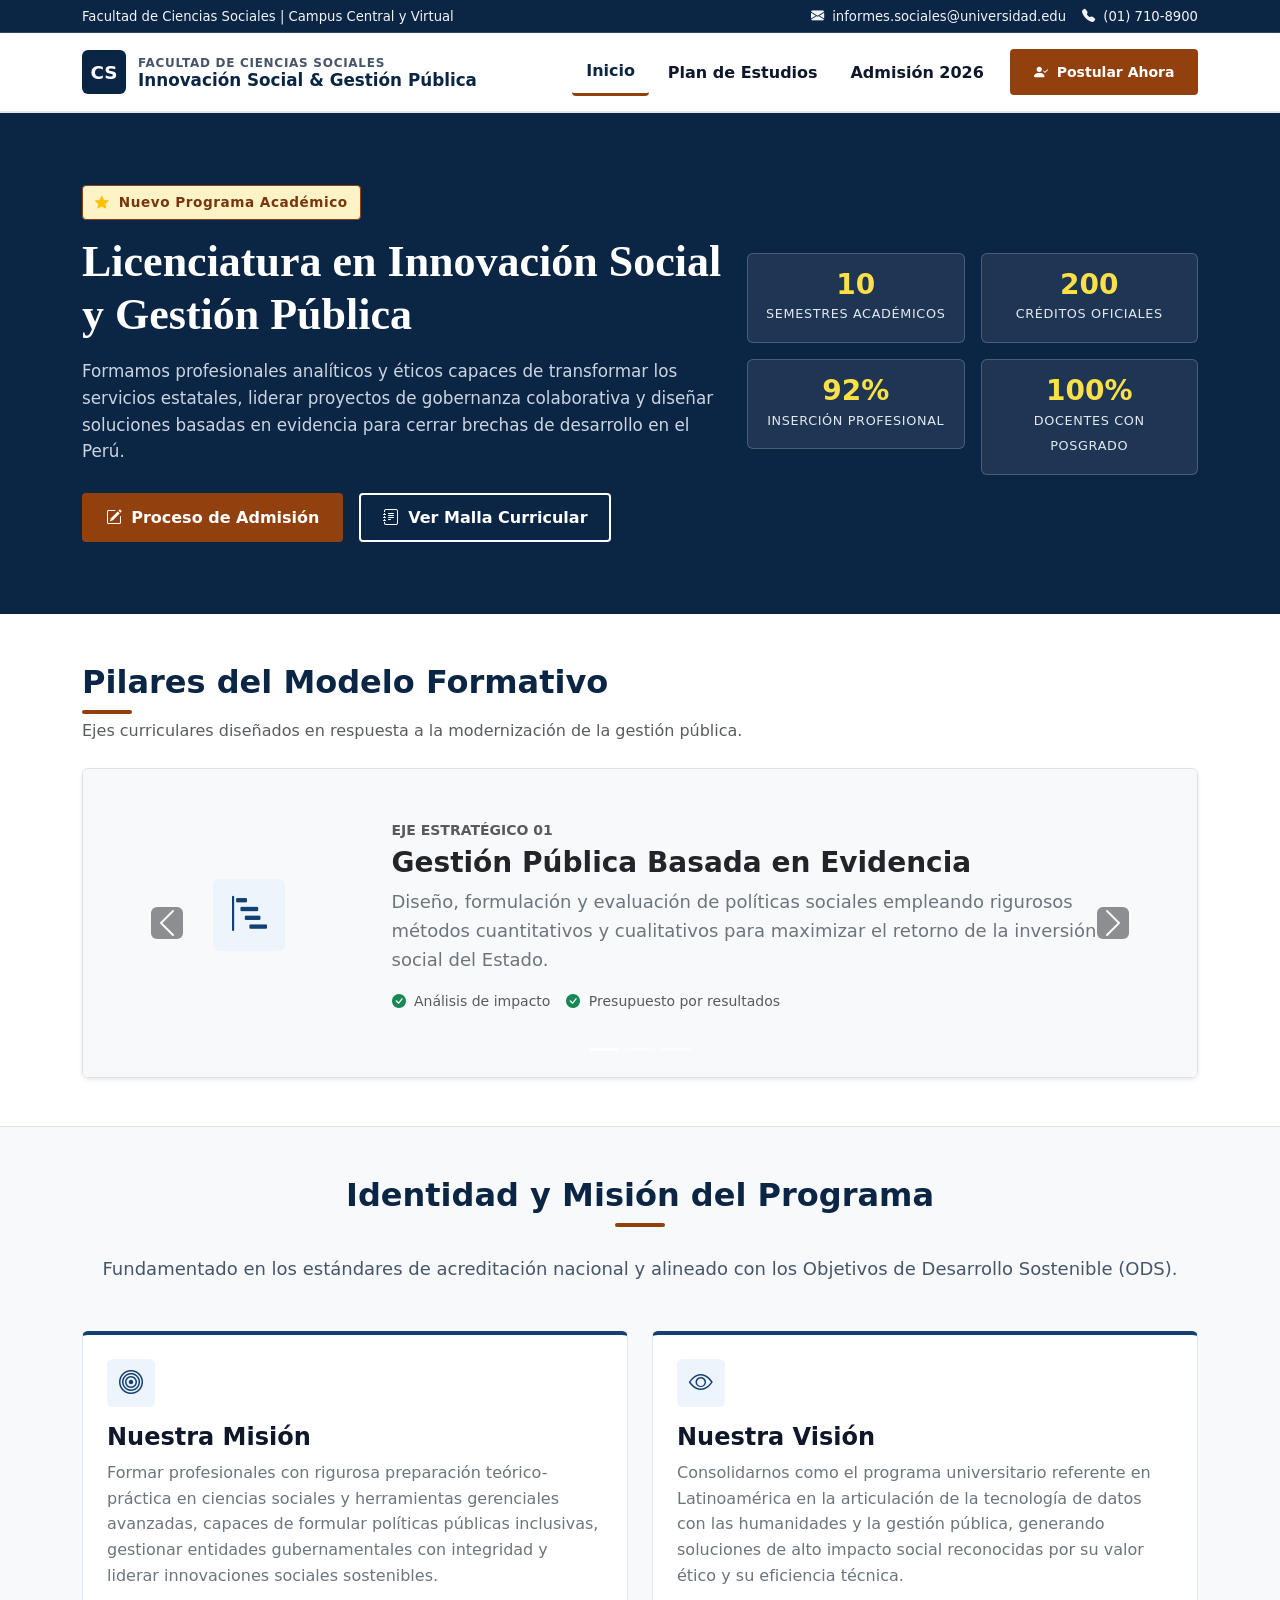
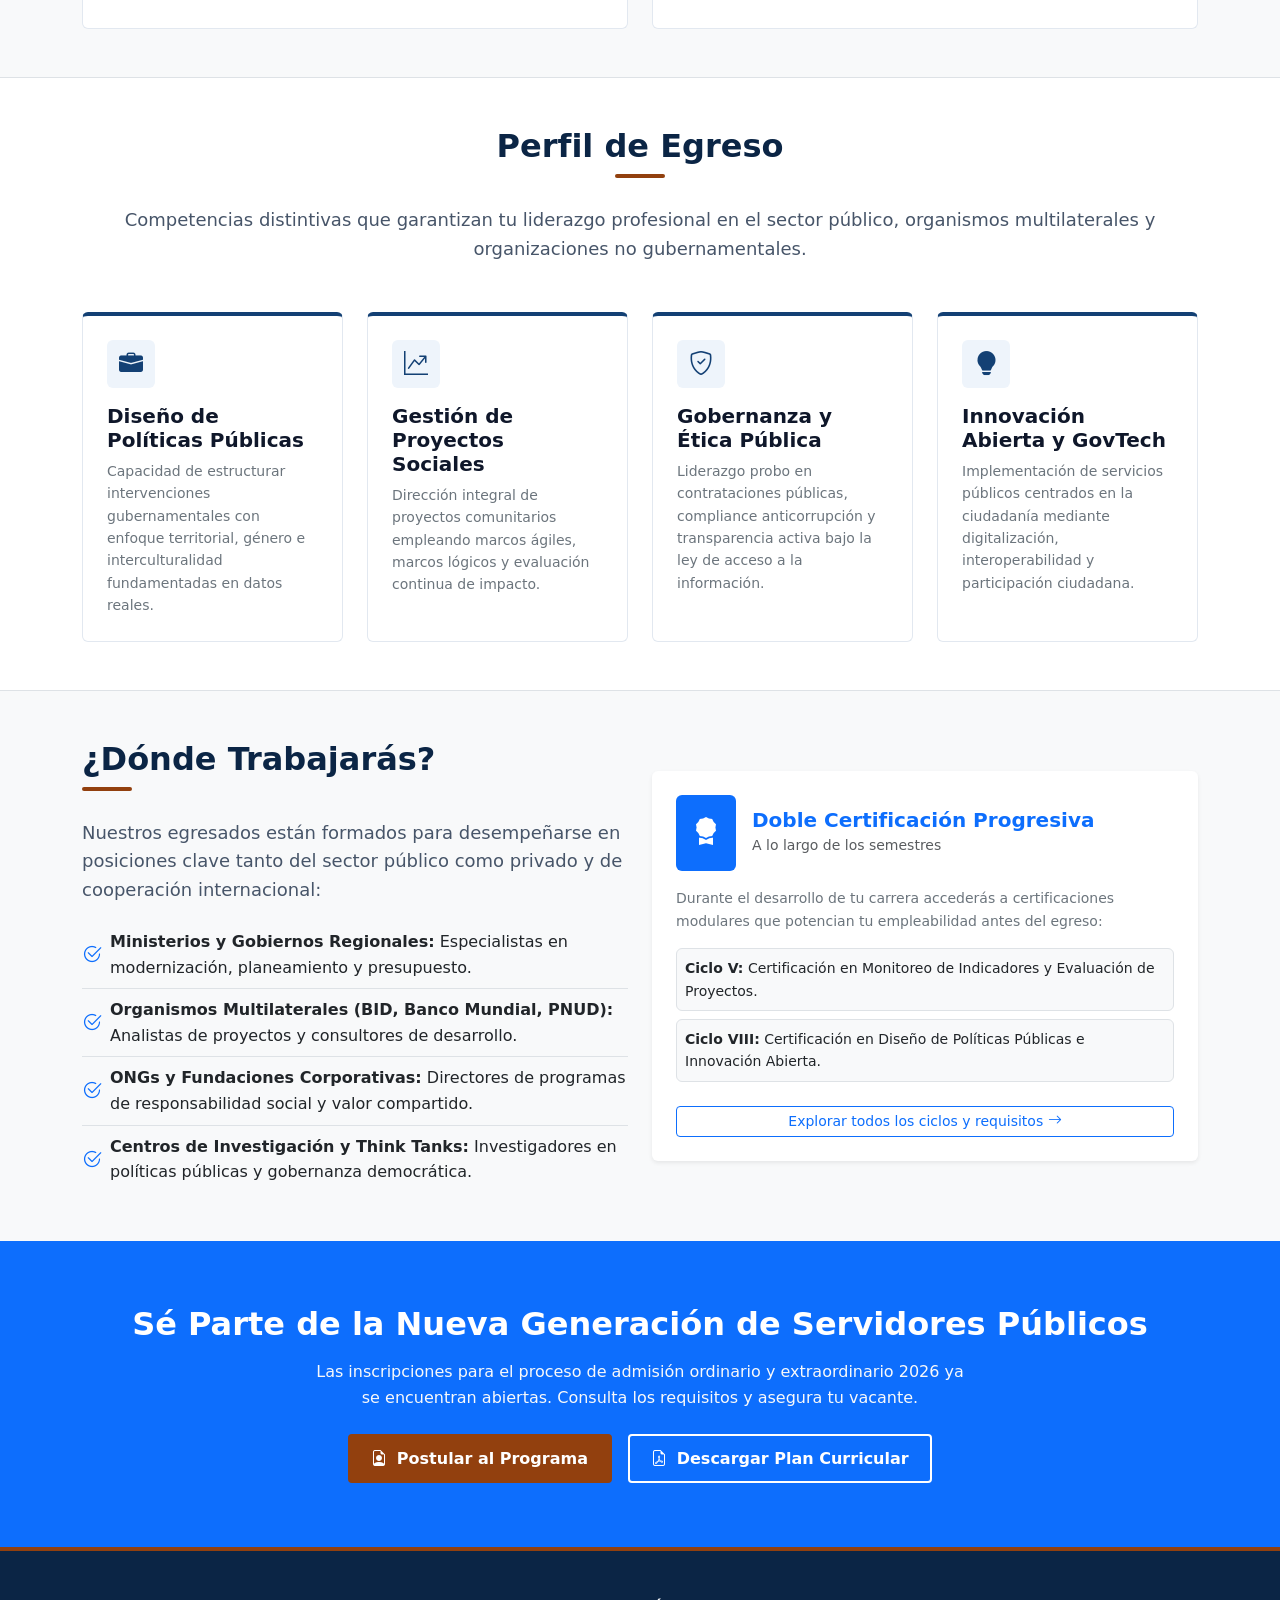
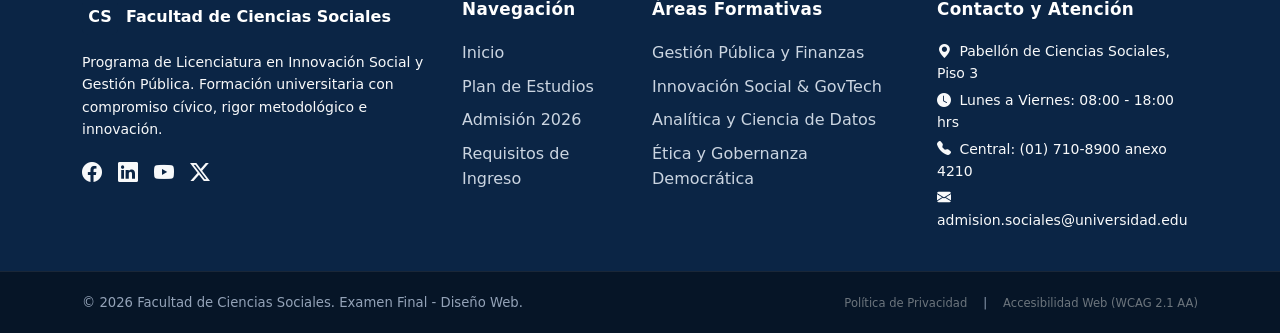
<file: index.html>
<!DOCTYPE html>
<html lang="es">
<head>
  <meta charset="UTF-8">
  <meta name="viewport" content="width=device-width, initial-scale=1.0">
  <meta name="description" content="Licenciatura en Innovación Social y Gestión Pública - Facultad de Ciencias Sociales. Formamos líderes éticos para la transformación institucional y el desarrollo comunitario.">
  <meta name="author" content="Facultad de Ciencias Sociales - Universidad Continental">
  <title>Innovación Social y Gestión Pública | Facultad de Ciencias Sociales</title>

  <!-- Bootstrap 5 CSS -->
  <link href="https://cdn.jsdelivr.net/npm/bootstrap@5.3.3/dist/css/bootstrap.min.css" rel="stylesheet">
  <!-- Bootstrap Icons -->
  <link rel="stylesheet" href="https://cdn.jsdelivr.net/npm/bootstrap-icons@1.11.3/font/bootstrap-icons.min.css">
  <!-- Estilos personalizados -->
  <link rel="stylesheet" href="styles.css">
</head>
<body>

  <!-- Enlace accesible de salto al contenido principal (WCAG 2.4.1) -->
  <a href="#contenido-principal" class="skip-link">Saltar al contenido principal</a>

  <!-- Encabezado Institucional -->
  <header>
    <!-- Barra institucional superior -->
    <div class="top-bar-academic">
      <div class="container d-flex justify-content-between align-items-center">
        <span>Facultad de Ciencias Sociales | Campus Central y Virtual</span>
        <div class="d-none d-md-flex gap-3">
          <span><i class="bi bi-envelope-fill me-1" aria-hidden="true"></i> informes.sociales@universidad.edu</span>
          <span><i class="bi bi-telephone-fill me-1" aria-hidden="true"></i> (01) 710-8900</span>
        </div>
      </div>
    </div>

    <!-- Navegación Principal Responsiva -->
    <nav class="navbar navbar-expand-lg main-navbar" aria-label="Navegación principal del sitio">
      <div class="container">
        <a class="navbar-brand navbar-brand-wrapper" href="index.html" aria-label="Página de inicio - Facultad de Ciencias Sociales">
          <div class="brand-crest" aria-hidden="true">CS</div>
          <div class="brand-text-container">
            <span class="brand-faculty">Facultad de Ciencias Sociales</span>
            <span class="brand-career">Innovación Social &amp; Gestión Pública</span>
          </div>
        </a>

        <!-- Botón Toggler para dispositivos móviles -->
        <button class="navbar-toggler" type="button" data-bs-toggle="collapse" data-bs-target="#menuNavegacionPrincipal" 
                aria-controls="menuNavegacionPrincipal" aria-expanded="false" aria-label="Desplegar menú de navegación">
          <span class="navbar-toggler-icon"></span>
        </button>

        <!-- Enlaces de navegación -->
        <div class="collapse navbar-collapse justify-content-end" id="menuNavegacionPrincipal">
          <ul class="navbar-nav align-items-lg-center gap-1">
            <li class="nav-item">
              <a class="nav-link active" href="index.html" aria-current="page">Inicio</a>
            </li>
            <li class="nav-item">
              <a class="nav-link" href="plan-estudios.html">Plan de Estudios</a>
            </li>
            <li class="nav-item">
              <a class="nav-link" href="admision.html">Admisión 2026</a>
            </li>
            <li class="nav-item ms-lg-2 mt-2 mt-lg-0">
              <a class="btn btn-institutional-accent btn-sm text-white" href="admision.html#formulario-registro">
                <i class="bi bi-person-check-fill me-1" aria-hidden="true"></i> Postular Ahora
              </a>
            </li>
          </ul>
        </div>
      </div>
    </nav>
  </header>

  <!-- Contenido Principal -->
  <main id="contenido-principal" tabindex="-1">

    <!-- Hero Banner Estructurado -->
    <section class="hero-institutional" aria-labelledby="titulo-banner-principal">
      <div class="container">
        <div class="row align-items-center g-4">
          <div class="col-lg-7">
            <span class="badge-badge-new">
              <i class="bi bi-star-fill me-1 text-warning" aria-hidden="true"></i> Nuevo Programa Académico
            </span>
            <h1 id="titulo-banner-principal" class="hero-title">
              Licenciatura en Innovación Social y Gestión Pública
            </h1>
            <p class="hero-description">
              Formamos profesionales analíticos y éticos capaces de transformar los servicios estatales, liderar proyectos de gobernanza colaborativa y diseñar soluciones basadas en evidencia para cerrar brechas de desarrollo en el Perú.
            </p>
            <div class="d-flex flex-wrap gap-3">
              <a href="admision.html" class="btn btn-institutional-accent">
                <i class="bi bi-pencil-square me-1" aria-hidden="true"></i> Proceso de Admisión
              </a>
              <a href="plan-estudios.html" class="btn btn-institutional-outline">
                <i class="bi bi-journal-text me-1" aria-hidden="true"></i> Ver Malla Curricular
              </a>
            </div>
          </div>
          <div class="col-lg-5">
            <div class="row g-3">
              <div class="col-6">
                <div class="hero-stat-card">
                  <span class="hero-stat-number">10</span>
                  <span class="hero-stat-label">Semestres Académicos</span>
                </div>
              </div>
              <div class="col-6">
                <div class="hero-stat-card">
                  <span class="hero-stat-number">200</span>
                  <span class="hero-stat-label">Créditos Oficiales</span>
                </div>
              </div>
              <div class="col-6">
                <div class="hero-stat-card">
                  <span class="hero-stat-number">92%</span>
                  <span class="hero-stat-label">Inserción Profesional</span>
                </div>
              </div>
              <div class="col-6">
                <div class="hero-stat-card">
                  <span class="hero-stat-number">100%</span>
                  <span class="hero-stat-label">Docentes con Posgrado</span>
                </div>
              </div>
            </div>
          </div>
        </div>
      </div>
    </section>

    <!-- Carrusel de Enfoques Estratégicos -->
    <section class="py-5 bg-white" aria-labelledby="titulo-carrusel-enfoques">
      <div class="container">
        <div class="d-flex justify-content-between align-items-end mb-4 flex-wrap gap-2">
          <div>
            <h2 id="titulo-carrusel-enfoques" class="section-title mb-1">Pilares del Modelo Formativo</h2>
            <p class="text-muted mb-0">Ejes curriculares diseñados en respuesta a la modernización de la gestión pública.</p>
          </div>
        </div>

        <div id="carruselPilares" class="carousel slide border rounded shadow-sm overflow-hidden" data-bs-ride="carousel" aria-label="Carrusel de pilares formativos">
          <div class="carousel-indicators">
            <button type="button" data-bs-target="#carruselPilares" data-bs-slide-to="0" class="active" aria-current="true" aria-label="Pilar 1: Gestión Pública Basada en Evidencia"></button>
            <button type="button" data-bs-target="#carruselPilares" data-bs-slide-to="1" aria-label="Pilar 2: Transformación Digital y Datos Abiertos"></button>
            <button type="button" data-bs-target="#carruselPilares" data-bs-slide-to="2" aria-label="Pilar 3: Innovación Social y Co-creación Ciudadana"></button>
          </div>
          <div class="carousel-inner">
            <div class="carousel-item active p-4 p-md-5 bg-light">
              <div class="row align-items-center g-4">
                <div class="col-md-3 text-center">
                  <div class="card-academic-icon mx-auto" style="width: 72px; height: 72px; font-size: 2.2rem;">
                    <i class="bi bi-bar-chart-steps" aria-hidden="true"></i>
                  </div>
                </div>
                <div class="col-md-9">
                  <span class="text-uppercase text-muted fw-bold small">Eje Estratégico 01</span>
                  <h3 class="h3 fw-bold text-dark mt-1">Gestión Pública Basada en Evidencia</h3>
                  <p class="text-secondary lead-institutional mb-3">
                    Diseño, formulación y evaluación de políticas sociales empleando rigurosos métodos cuantitativos y cualitativos para maximizar el retorno de la inversión social del Estado.
                  </p>
                  <ul class="list-unstyled d-flex flex-wrap gap-3 small text-muted">
                    <li><i class="bi bi-check-circle-fill text-success me-1" aria-hidden="true"></i> Análisis de impacto</li>
                    <li><i class="bi bi-check-circle-fill text-success me-1" aria-hidden="true"></i> Presupuesto por resultados</li>
                  </ul>
                </div>
              </div>
            </div>
            <div class="carousel-item p-4 p-md-5 bg-light">
              <div class="row align-items-center g-4">
                <div class="col-md-3 text-center">
                  <div class="card-academic-icon mx-auto" style="width: 72px; height: 72px; font-size: 2.2rem;">
                    <i class="bi bi-cpu" aria-hidden="true"></i>
                  </div>
                </div>
                <div class="col-md-9">
                  <span class="text-uppercase text-muted fw-bold small">Eje Estratégico 02</span>
                  <h3 class="h3 fw-bold text-dark mt-1">Transformación Digital y Datos Abiertos</h3>
                  <p class="text-secondary lead-institutional mb-3">
                    Aplicación de analítica de datos, gobernanza digital y sistemas de información geográfica (SIG) para optimizar la toma de decisiones territoriales y transparentar las gestiones locales.
                  </p>
                  <ul class="list-unstyled d-flex flex-wrap gap-3 small text-muted">
                    <li><i class="bi bi-check-circle-fill text-success me-1" aria-hidden="true"></i> Gobernanza de datos</li>
                    <li><i class="bi bi-check-circle-fill text-success me-1" aria-hidden="true"></i> Interoperabilidad pública</li>
                  </ul>
                </div>
              </div>
            </div>
            <div class="carousel-item p-4 p-md-5 bg-light">
              <div class="row align-items-center g-4">
                <div class="col-md-3 text-center">
                  <div class="card-academic-icon mx-auto" style="width: 72px; height: 72px; font-size: 2.2rem;">
                    <i class="bi bi-people-fill" aria-hidden="true"></i>
                  </div>
                </div>
                <div class="col-md-9">
                  <span class="text-uppercase text-muted fw-bold small">Eje Estratégico 03</span>
                  <h3 class="h3 fw-bold text-dark mt-1">Innovación Social y Co-creación Ciudadana</h3>
                  <p class="text-secondary lead-institutional mb-3">
                    Metodologías ágiles de diseño centrado en las personas (Design Thinking, Laboratorios de Innovación) para involucrar activamente a la ciudadanía en la resolución de problemas comunitarios.
                  </p>
                  <ul class="list-unstyled d-flex flex-wrap gap-3 small text-muted">
                    <li><i class="bi bi-check-circle-fill text-success me-1" aria-hidden="true"></i> Diálogo multiactor</li>
                    <li><i class="bi bi-check-circle-fill text-success me-1" aria-hidden="true"></i> Laboratorios de innovación</li>
                  </ul>
                </div>
              </div>
            </div>
          </div>
          <!-- Controles de navegación del carrusel con contraste accesible -->
          <button class="carousel-control-prev" type="button" data-bs-target="#carruselPilares" data-bs-slide="prev" aria-label="Elemento anterior del carrusel">
            <span class="carousel-control-prev-icon bg-dark rounded p-2" aria-hidden="true"></span>
          </button>
          <button class="carousel-control-next" type="button" data-bs-target="#carruselPilares" data-bs-slide="next" aria-label="Elemento siguiente del carrusel">
            <span class="carousel-control-next-icon bg-dark rounded p-2" aria-hidden="true"></span>
          </button>
        </div>
      </div>
    </section>

    <!-- Misión, Visión y Propósito -->
    <section class="py-5 bg-light border-top border-bottom" aria-labelledby="titulo-identidad-programa">
      <div class="container">
        <div class="text-center mb-5">
          <h2 id="titulo-identidad-programa" class="section-title text-center">Identidad y Misión del Programa</h2>
          <p class="lead-institutional max-w-75 mx-auto">
            Fundamentado en los estándares de acreditación nacional y alineado con los Objetivos de Desarrollo Sostenible (ODS).
          </p>
        </div>

        <div class="row g-4">
          <div class="col-md-6">
            <article class="card-academic">
              <div class="card-academic-icon">
                <i class="bi bi-bullseye" aria-hidden="true"></i>
              </div>
              <h3 class="h4 fw-bold">Nuestra Misión</h3>
              <p class="text-secondary">
                Formar profesionales con rigurosa preparación teórico-práctica en ciencias sociales y herramientas gerenciales avanzadas, capaces de formular políticas públicas inclusivas, gestionar entidades gubernamentales con integridad y liderar innovaciones sociales sostenibles.
              </p>
            </article>
          </div>
          <div class="col-md-6">
            <article class="card-academic">
              <div class="card-academic-icon">
                <i class="bi bi-eye" aria-hidden="true"></i>
              </div>
              <h3 class="h4 fw-bold">Nuestra Visión</h3>
              <p class="text-secondary">
                Consolidarnos como el programa universitario referente en Latinoamérica en la articulación de la tecnología de datos con las humanidades y la gestión pública, generando soluciones de alto impacto social reconocidas por su valor ético y su eficiencia técnica.
              </p>
            </article>
          </div>
        </div>
      </div>
    </section>

    <!-- Perfil de Egreso y Competencias -->
    <section class="py-5 bg-white" aria-labelledby="titulo-perfil-egreso">
      <div class="container">
        <div class="text-center mb-5">
          <h2 id="titulo-perfil-egreso" class="section-title text-center">Perfil de Egreso</h2>
          <p class="lead-institutional">
            Competencias distintivas que garantizan tu liderazgo profesional en el sector público, organismos multilaterales y organizaciones no gubernamentales.
          </p>
        </div>

        <div class="row g-4">
          <div class="col-md-6 col-lg-3">
            <article class="card-academic">
              <div class="card-academic-icon">
                <i class="bi bi-briefcase-fill" aria-hidden="true"></i>
              </div>
              <h3 class="h5 fw-bold">Diseño de Políticas Públicas</h3>
              <p class="small text-secondary mb-0">
                Capacidad de estructurar intervenciones gubernamentales con enfoque territorial, género e interculturalidad fundamentadas en datos reales.
              </p>
            </article>
          </div>
          <div class="col-md-6 col-lg-3">
            <article class="card-academic">
              <div class="card-academic-icon">
                <i class="bi bi-graph-up-arrow" aria-hidden="true"></i>
              </div>
              <h3 class="h5 fw-bold">Gestión de Proyectos Sociales</h3>
              <p class="small text-secondary mb-0">
                Dirección integral de proyectos comunitarios empleando marcos ágiles, marcos lógicos y evaluación continua de impacto.
              </p>
            </article>
          </div>
          <div class="col-md-6 col-lg-3">
            <article class="card-academic">
              <div class="card-academic-icon">
                <i class="bi bi-shield-check" aria-hidden="true"></i>
              </div>
              <h3 class="h5 fw-bold">Gobernanza y Ética Pública</h3>
              <p class="small text-secondary mb-0">
                Liderazgo probo en contrataciones públicas, compliance anticorrupción y transparencia activa bajo la ley de acceso a la información.
              </p>
            </article>
          </div>
          <div class="col-md-6 col-lg-3">
            <article class="card-academic">
              <div class="card-academic-icon">
                <i class="bi bi-lightbulb-fill" aria-hidden="true"></i>
              </div>
              <h3 class="h5 fw-bold">Innovación Abierta y GovTech</h3>
              <p class="small text-secondary mb-0">
                Implementación de servicios públicos centrados en la ciudadanía mediante digitalización, interoperabilidad y participación ciudadana.
              </p>
            </article>
          </div>
        </div>
      </div>
    </section>

    <!-- Campo Laboral e Inserción -->
    <section class="py-5 bg-light border-top" aria-labelledby="titulo-campo-laboral">
      <div class="container">
        <div class="row align-items-center g-4">
          <div class="col-lg-6">
            <h2 id="titulo-campo-laboral" class="section-title">¿Dónde Trabajarás?</h2>
            <p class="lead-institutional">
              Nuestros egresados están formados para desempeñarse en posiciones clave tanto del sector público como privado y de cooperación internacional:
            </p>
            <ul class="list-group list-group-flush bg-transparent">
              <li class="list-group-item bg-transparent px-0 py-2 d-flex align-items-center gap-2">
                <i class="bi bi-check2-circle text-primary fs-5" aria-hidden="true"></i>
                <span><strong>Ministerios y Gobiernos Regionales:</strong> Especialistas en modernización, planeamiento y presupuesto.</span>
              </li>
              <li class="list-group-item bg-transparent px-0 py-2 d-flex align-items-center gap-2">
                <i class="bi bi-check2-circle text-primary fs-5" aria-hidden="true"></i>
                <span><strong>Organismos Multilaterales (BID, Banco Mundial, PNUD):</strong> Analistas de proyectos y consultores de desarrollo.</span>
              </li>
              <li class="list-group-item bg-transparent px-0 py-2 d-flex align-items-center gap-2">
                <i class="bi bi-check2-circle text-primary fs-5" aria-hidden="true"></i>
                <span><strong>ONGs y Fundaciones Corporativas:</strong> Directores de programas de responsabilidad social y valor compartido.</span>
              </li>
              <li class="list-group-item bg-transparent px-0 py-2 d-flex align-items-center gap-2">
                <i class="bi bi-check2-circle text-primary fs-5" aria-hidden="true"></i>
                <span><strong>Centros de Investigación y Think Tanks:</strong> Investigadores en políticas públicas y gobernanza democrática.</span>
              </li>
            </ul>
          </div>
          <div class="col-lg-6">
            <div class="card p-4 border-0 shadow-sm bg-white">
              <div class="d-flex align-items-center gap-3 mb-3">
                <div class="p-3 bg-primary text-white rounded">
                  <i class="bi bi-award-fill fs-3" aria-hidden="true"></i>
                </div>
                <div>
                  <h3 class="h5 fw-bold mb-0 text-primary">Doble Certificación Progresiva</h3>
                  <span class="small text-muted">A lo largo de los semestres</span>
                </div>
              </div>
              <p class="small text-secondary mb-3">
                Durante el desarrollo de tu carrera accederás a certificaciones modulares que potencian tu empleabilidad antes del egreso:
              </p>
              <div class="d-grid gap-2">
                <div class="p-2 border rounded bg-light small">
                  <strong>Ciclo V:</strong> Certificación en Monitoreo de Indicadores y Evaluación de Proyectos.
                </div>
                <div class="p-2 border rounded bg-light small">
                  <strong>Ciclo VIII:</strong> Certificación en Diseño de Políticas Públicas e Innovación Abierta.
                </div>
              </div>
              <div class="mt-4 text-center">
                <a href="plan-estudios.html" class="btn btn-outline-primary btn-sm w-100">
                  Explorar todos los ciclos y requisitos <i class="bi bi-arrow-right" aria-hidden="true"></i>
                </a>
              </div>
            </div>
          </div>
        </div>
      </div>
    </section>

    <!-- Llamado a la Acción (CTA) -->
    <section class="py-5 bg-primary text-white text-center" aria-labelledby="titulo-cta-final">
      <div class="container py-3">
        <h2 id="titulo-cta-final" class="h2 fw-bold text-white mb-3">Sé Parte de la Nueva Generación de Servidores Públicos</h2>
        <p class="text-light mb-4 mx-auto" style="max-width: 650px;">
          Las inscripciones para el proceso de admisión ordinario y extraordinario 2026 ya se encuentran abiertas. Consulta los requisitos y asegura tu vacante.
        </p>
        <div class="d-flex justify-content-center flex-wrap gap-3">
          <a href="admision.html" class="btn btn-institutional-accent">
            <i class="bi bi-file-earmark-person me-1" aria-hidden="true"></i> Postular al Programa
          </a>
          <a href="plan-estudios.html" class="btn btn-institutional-outline">
            <i class="bi bi-file-earmark-pdf me-1" aria-hidden="true"></i> Descargar Plan Curricular
          </a>
        </div>
      </div>
    </section>
  </main>

  <!-- Pie de Página Institucional -->
  <footer class="footer-institutional">
    <div class="container">
      <div class="row g-4">
        <div class="col-lg-4 col-md-6">
          <div class="d-flex align-items-center gap-2 mb-3">
            <div class="brand-crest" aria-hidden="true" style="width: 36px; height: 36px; font-size: 1rem;">CS</div>
            <span class="fw-bold text-white">Facultad de Ciencias Sociales</span>
          </div>
          <p class="small text-light">
            Programa de Licenciatura en Innovación Social y Gestión Pública. Formación universitaria con compromiso cívico, rigor metodológico e innovación.
          </p>
          <div class="d-flex gap-3 mt-3">
            <a href="#" class="text-light" aria-label="Síguenos en Facebook"><i class="bi bi-facebook fs-5" aria-hidden="true"></i></a>
            <a href="#" class="text-light" aria-label="Síguenos en LinkedIn"><i class="bi bi-linkedin fs-5" aria-hidden="true"></i></a>
            <a href="#" class="text-light" aria-label="Síguenos en YouTube"><i class="bi bi-youtube fs-5" aria-hidden="true"></i></a>
            <a href="#" class="text-light" aria-label="Síguenos en X (Twitter)"><i class="bi bi-twitter-x fs-5" aria-hidden="true"></i></a>
          </div>
        </div>

        <div class="col-lg-2 col-md-6">
          <h5>Navegación</h5>
          <ul class="footer-links">
            <li><a href="index.html">Inicio</a></li>
            <li><a href="plan-estudios.html">Plan de Estudios</a></li>
            <li><a href="admision.html">Admisión 2026</a></li>
            <li><a href="admision.html#requisitos">Requisitos de Ingreso</a></li>
          </ul>
        </div>

        <div class="col-lg-3 col-md-6">
          <h5>Áreas Formativas</h5>
          <ul class="footer-links">
            <li><a href="plan-estudios.html">Gestión Pública y Finanzas</a></li>
            <li><a href="plan-estudios.html">Innovación Social &amp; GovTech</a></li>
            <li><a href="plan-estudios.html">Analítica y Ciencia de Datos</a></li>
            <li><a href="plan-estudios.html">Ética y Gobernanza Democrática</a></li>
          </ul>
        </div>

        <div class="col-lg-3 col-md-6">
          <h5>Contacto y Atención</h5>
          <address class="small text-light mb-0">
            <p class="mb-1"><i class="bi bi-geo-alt-fill me-1" aria-hidden="true"></i> Pabellón de Ciencias Sociales, Piso 3</p>
            <p class="mb-1"><i class="bi bi-clock-fill me-1" aria-hidden="true"></i> Lunes a Viernes: 08:00 - 18:00 hrs</p>
            <p class="mb-1"><i class="bi bi-telephone-fill me-1" aria-hidden="true"></i> Central: (01) 710-8900 anexo 4210</p>
            <p class="mb-0"><i class="bi bi-envelope-fill me-1" aria-hidden="true"></i> admision.sociales@universidad.edu</p>
          </address>
        </div>
      </div>
    </div>

    <!-- Barra de Derechos Reservados -->
    <div class="footer-bottom">
      <div class="container d-flex flex-column flex-md-row justify-content-between align-items-center gap-2 text-center text-md-start">
        <span>&copy; <span id="current-year">2026</span> Facultad de Ciencias Sociales. Examen Final - Diseño Web.</span>
        <div class="d-flex gap-3 small">
          <a href="#" class="text-secondary text-decoration-none">Política de Privacidad</a>
          <span aria-hidden="true">|</span>
          <a href="#" class="text-secondary text-decoration-none">Accesibilidad Web (WCAG 2.1 AA)</a>
        </div>
      </div>
    </div>
  </footer>

  <!-- Bootstrap 5 Bundle JS (Popper incluido) -->
  <script src="https://cdn.jsdelivr.net/npm/bootstrap@5.3.3/dist/js/bootstrap.bundle.min.js"></script>
  <!-- Lógica y validaciones del proyecto -->
  <script src="app.js"></script>
</body>
</html>
</file>
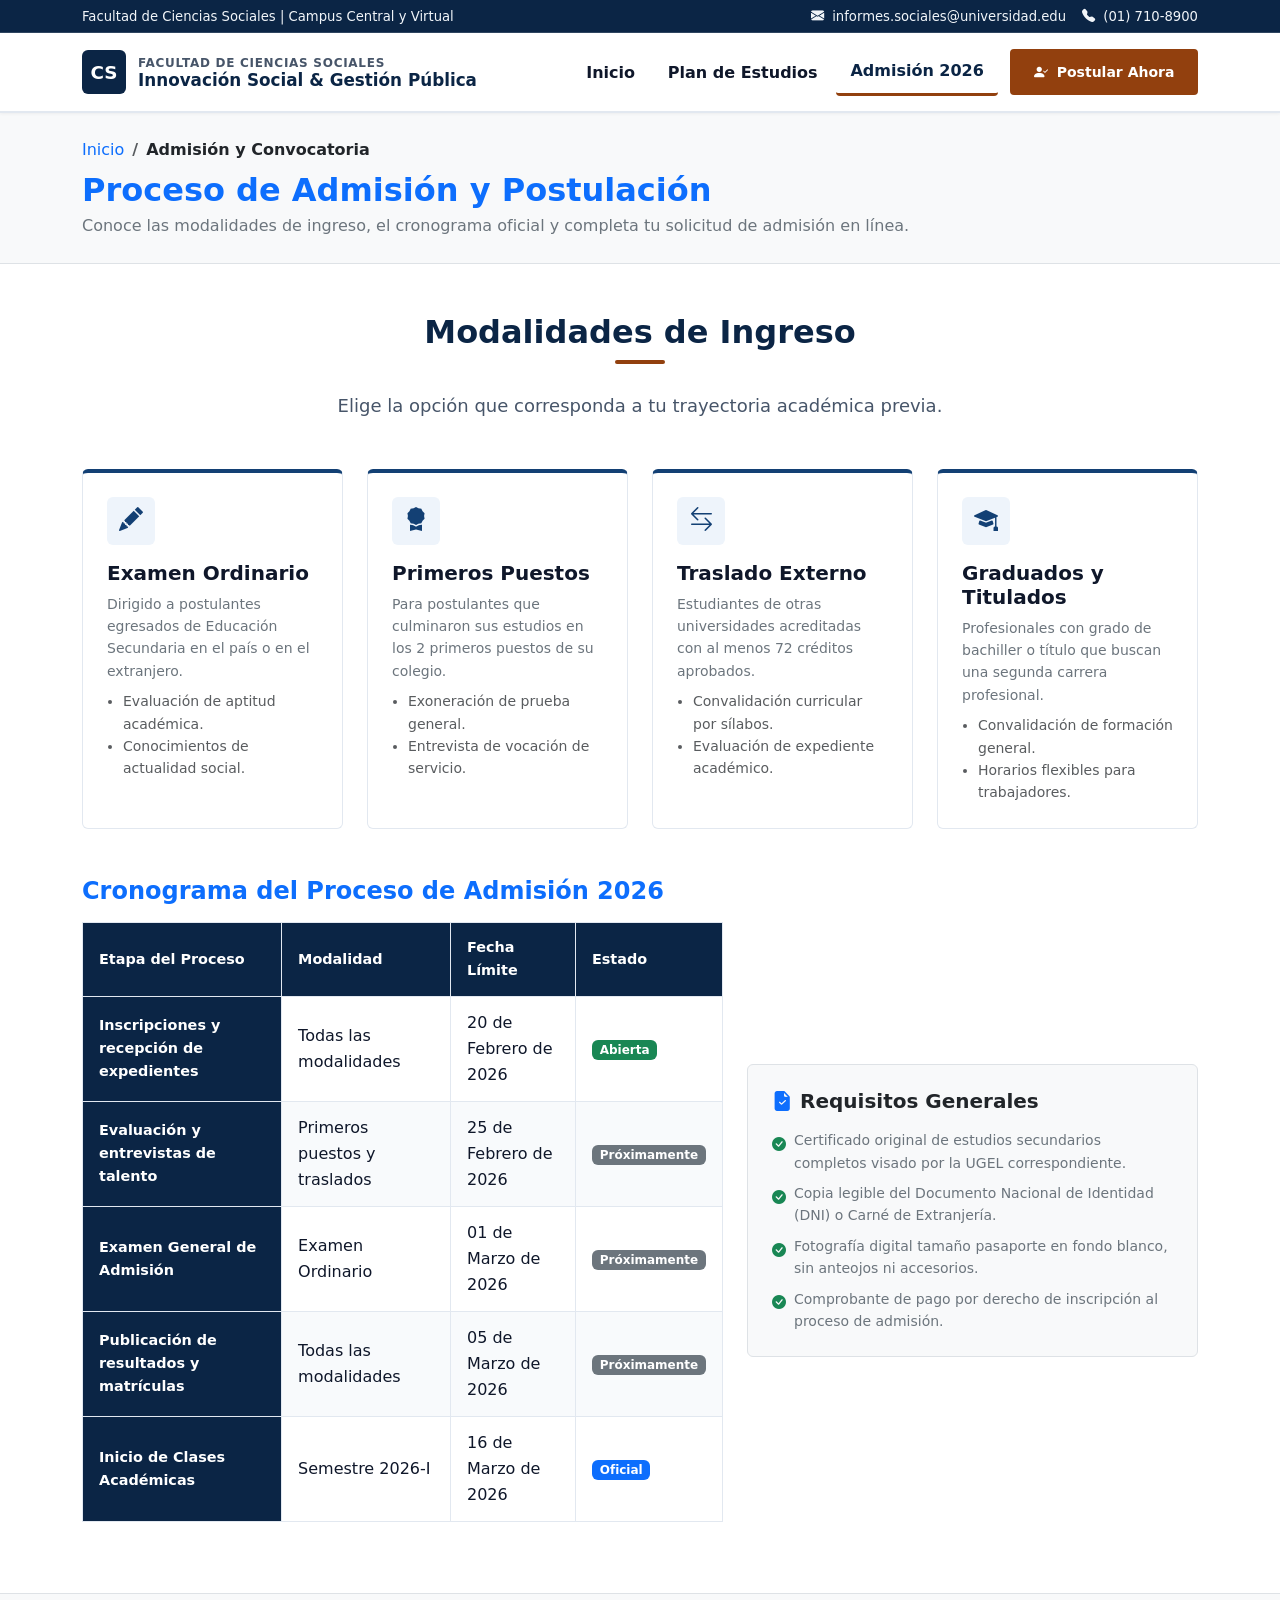
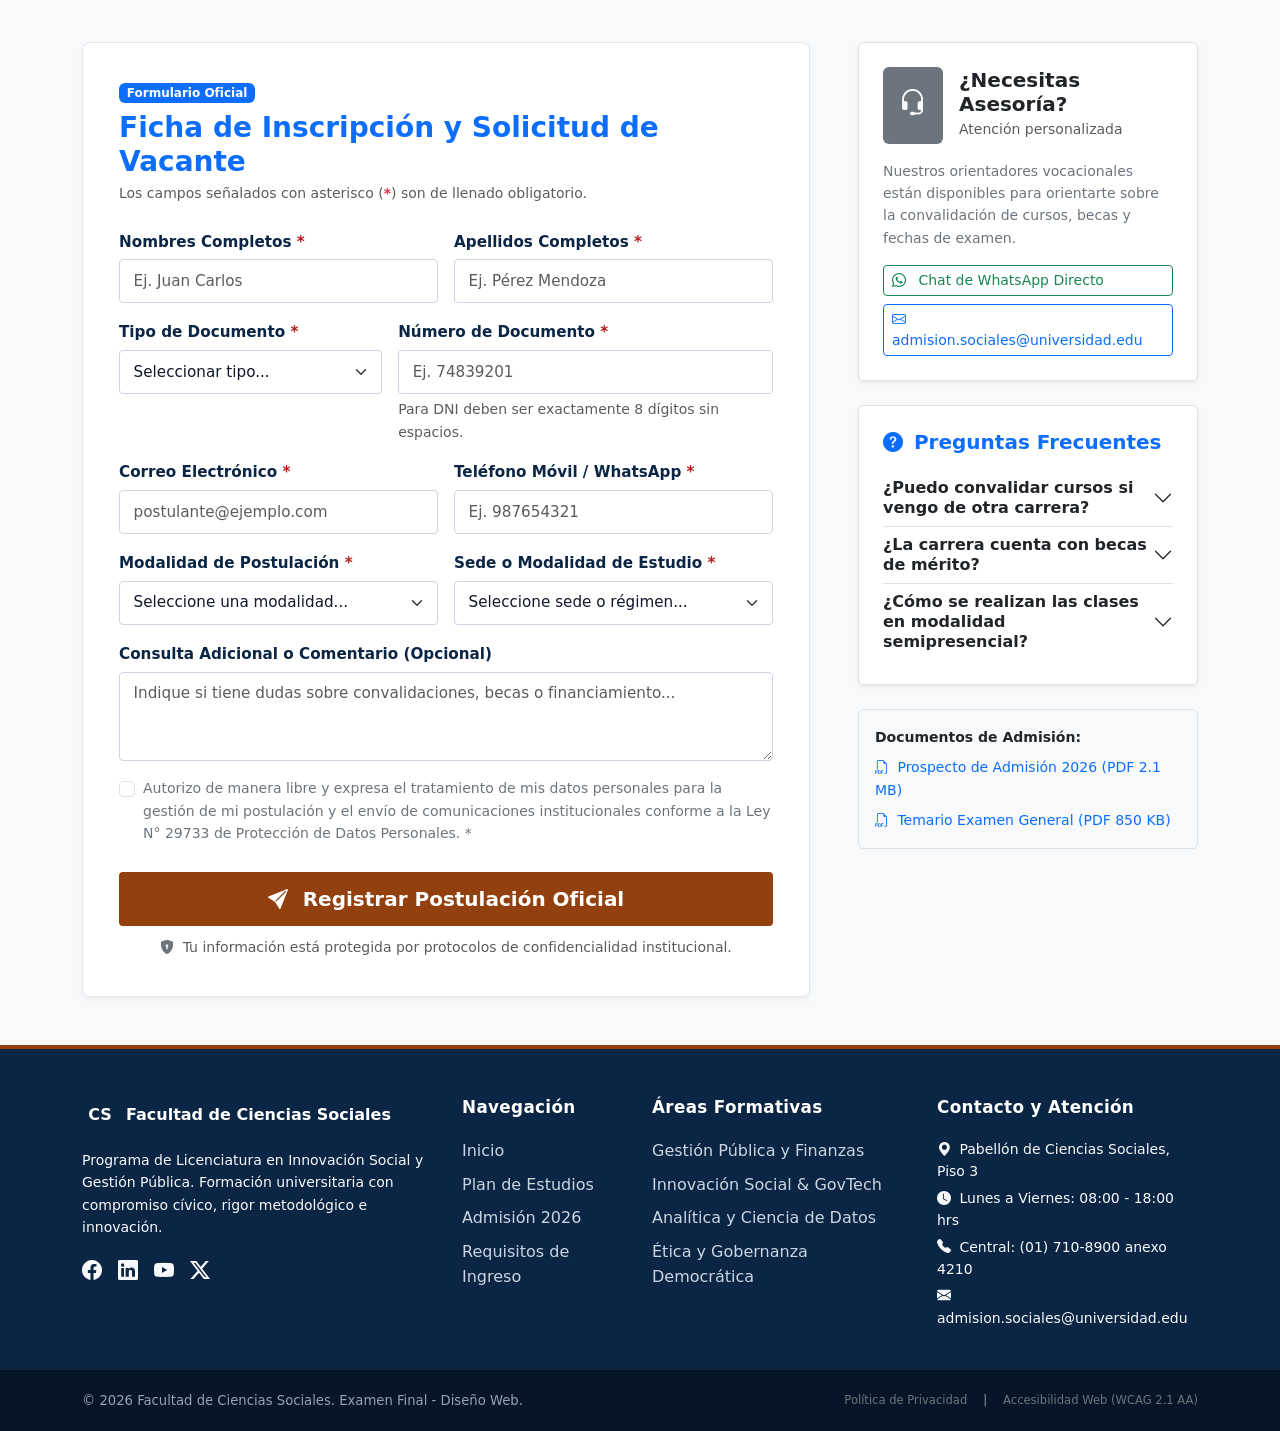
<file: admision.html>
<!DOCTYPE html>
<html lang="es">
<head>
  <meta charset="UTF-8">
  <meta name="viewport" content="width=device-width, initial-scale=1.0">
  <meta name="description" content="Proceso de Admisión 2026 - Licenciatura en Innovación Social y Gestión Pública. Requisitos de ingreso, cronograma y formulario de postulación en línea.">
  <meta name="author" content="Facultad de Ciencias Sociales - Universidad Continental">
  <title>Admisión 2026 y Requisitos | Innovación Social y Gestión Pública</title>

  <!-- Bootstrap 5 CSS -->
  <link href="https://cdn.jsdelivr.net/npm/bootstrap@5.3.3/dist/css/bootstrap.min.css" rel="stylesheet">
  <!-- Bootstrap Icons -->
  <link rel="stylesheet" href="https://cdn.jsdelivr.net/npm/bootstrap-icons@1.11.3/font/bootstrap-icons.min.css">
  <!-- Estilos personalizados -->
  <link rel="stylesheet" href="styles.css">
</head>
<body>

  <!-- Enlace accesible de salto al contenido principal (WCAG 2.4.1) -->
  <a href="#contenido-principal" class="skip-link">Saltar al contenido principal</a>

  <!-- Encabezado Institucional -->
  <header>
    <!-- Barra institucional superior -->
    <div class="top-bar-academic">
      <div class="container d-flex justify-content-between align-items-center">
        <span>Facultad de Ciencias Sociales | Campus Central y Virtual</span>
        <div class="d-none d-md-flex gap-3">
          <span><i class="bi bi-envelope-fill me-1" aria-hidden="true"></i> informes.sociales@universidad.edu</span>
          <span><i class="bi bi-telephone-fill me-1" aria-hidden="true"></i> (01) 710-8900</span>
        </div>
      </div>
    </div>

    <!-- Navegación Principal Responsiva -->
    <nav class="navbar navbar-expand-lg main-navbar" aria-label="Navegación principal del sitio">
      <div class="container">
        <a class="navbar-brand navbar-brand-wrapper" href="index.html" aria-label="Página de inicio - Facultad de Ciencias Sociales">
          <div class="brand-crest" aria-hidden="true">CS</div>
          <div class="brand-text-container">
            <span class="brand-faculty">Facultad de Ciencias Sociales</span>
            <span class="brand-career">Innovación Social &amp; Gestión Pública</span>
          </div>
        </a>

        <!-- Botón Toggler para dispositivos móviles -->
        <button class="navbar-toggler" type="button" data-bs-toggle="collapse" data-bs-target="#menuNavegacionPrincipal" 
                aria-controls="menuNavegacionPrincipal" aria-expanded="false" aria-label="Desplegar menú de navegación">
          <span class="navbar-toggler-icon"></span>
        </button>

        <!-- Enlaces de navegación -->
        <div class="collapse navbar-collapse justify-content-end" id="menuNavegacionPrincipal">
          <ul class="navbar-nav align-items-lg-center gap-1">
            <li class="nav-item">
              <a class="nav-link" href="index.html">Inicio</a>
            </li>
            <li class="nav-item">
              <a class="nav-link" href="plan-estudios.html">Plan de Estudios</a>
            </li>
            <li class="nav-item">
              <a class="nav-link active" href="admision.html" aria-current="page">Admisión 2026</a>
            </li>
            <li class="nav-item ms-lg-2 mt-2 mt-lg-0">
              <a class="btn btn-institutional-accent btn-sm text-white" href="#formulario-registro">
                <i class="bi bi-person-check-fill me-1" aria-hidden="true"></i> Postular Ahora
              </a>
            </li>
          </ul>
        </div>
      </div>
    </nav>
  </header>

  <!-- Contenido Principal -->
  <main id="contenido-principal" tabindex="-1">

    <!-- Encabezado de Sección Interna con Breadcrumb -->
    <section class="bg-light py-4 border-bottom" aria-labelledby="titulo-pagina-admision">
      <div class="container">
        <nav aria-label="Miga de pan (Breadcrumb)" class="mb-2">
          <ol class="breadcrumb small mb-0">
            <li class="breadcrumb-item"><a href="index.html" class="text-decoration-none">Inicio</a></li>
            <li class="breadcrumb-item active text-dark fw-bold" aria-current="page">Admisión y Convocatoria</li>
          </ol>
        </nav>
        <h1 id="titulo-pagina-admision" class="h2 fw-bold text-primary mb-1">Proceso de Admisión y Postulación</h1>
        <p class="text-secondary mb-0">Conoce las modalidades de ingreso, el cronograma oficial y completa tu solicitud de admisión en línea.</p>
      </div>
    </section>

    <!-- Modalidades y Requisitos -->
    <section class="py-5 bg-white" id="requisitos" aria-labelledby="titulo-modalidades">
      <div class="container">
        <div class="text-center mb-5">
          <h2 id="titulo-modalidades" class="section-title text-center">Modalidades de Ingreso</h2>
          <p class="lead-institutional">Elige la opción que corresponda a tu trayectoria académica previa.</p>
        </div>

        <div class="row g-4 mb-5">
          <!-- Modalidad 1 -->
          <div class="col-md-6 col-lg-3">
            <article class="card-academic">
              <div class="card-academic-icon">
                <i class="bi bi-pencil-fill" aria-hidden="true"></i>
              </div>
              <h3 class="h5 fw-bold">Examen Ordinario</h3>
              <p class="small text-secondary mb-2">
                Dirigido a postulantes egresados de Educación Secundaria en el país o en el extranjero.
              </p>
              <ul class="small text-muted ps-3 mb-0">
                <li>Evaluación de aptitud académica.</li>
                <li>Conocimientos de actualidad social.</li>
              </ul>
            </article>
          </div>

          <!-- Modalidad 2 -->
          <div class="col-md-6 col-lg-3">
            <article class="card-academic">
              <div class="card-academic-icon">
                <i class="bi bi-award-fill" aria-hidden="true"></i>
              </div>
              <h3 class="h5 fw-bold">Primeros Puestos</h3>
              <p class="small text-secondary mb-2">
                Para postulantes que culminaron sus estudios en los 2 primeros puestos de su colegio.
              </p>
              <ul class="small text-muted ps-3 mb-0">
                <li>Exoneración de prueba general.</li>
                <li>Entrevista de vocación de servicio.</li>
              </ul>
            </article>
          </div>

          <!-- Modalidad 3 -->
          <div class="col-md-6 col-lg-3">
            <article class="card-academic">
              <div class="card-academic-icon">
                <i class="bi bi-arrow-left-right" aria-hidden="true"></i>
              </div>
              <h3 class="h5 fw-bold">Traslado Externo</h3>
              <p class="small text-secondary mb-2">
                Estudiantes de otras universidades acreditadas con al menos 72 créditos aprobados.
              </p>
              <ul class="small text-muted ps-3 mb-0">
                <li>Convalidación curricular por sílabos.</li>
                <li>Evaluación de expediente académico.</li>
              </ul>
            </article>
          </div>

          <!-- Modalidad 4 -->
          <div class="col-md-6 col-lg-3">
            <article class="card-academic">
              <div class="card-academic-icon">
                <i class="bi bi-mortarboard-fill" aria-hidden="true"></i>
              </div>
              <h3 class="h5 fw-bold">Graduados y Titulados</h3>
              <p class="small text-secondary mb-2">
                Profesionales con grado de bachiller o título que buscan una segunda carrera profesional.
              </p>
              <ul class="small text-muted ps-3 mb-0">
                <li>Convalidación de formación general.</li>
                <li>Horarios flexibles para trabajadores.</li>
              </ul>
            </article>
          </div>
        </div>

        <!-- Cronograma de Admisión Accesible -->
        <div class="row align-items-center g-4">
          <div class="col-lg-7">
            <h3 class="h4 fw-bold text-primary mb-3">Cronograma del Proceso de Admisión 2026</h3>
            <div class="table-responsive">
              <table class="table-accessible" aria-describedby="desc-tabla-cronograma">
                <caption id="desc-tabla-cronograma" class="visually-hidden">
                  Cronograma de fechas y etapas del proceso de admisión para el período 2026.
                </caption>
                <thead>
                  <tr>
                    <th scope="col">Etapa del Proceso</th>
                    <th scope="col">Modalidad</th>
                    <th scope="col">Fecha Límite</th>
                    <th scope="col">Estado</th>
                  </tr>
                </thead>
                <tbody>
                  <tr>
                    <th scope="row">Inscripciones y recepción de expedientes</th>
                    <td>Todas las modalidades</td>
                    <td>20 de Febrero de 2026</td>
                    <td><span class="badge bg-success">Abierta</span></td>
                  </tr>
                  <tr>
                    <th scope="row">Evaluación y entrevistas de talento</th>
                    <td>Primeros puestos y traslados</td>
                    <td>25 de Febrero de 2026</td>
                    <td><span class="badge bg-secondary">Próximamente</span></td>
                  </tr>
                  <tr>
                    <th scope="row">Examen General de Admisión</th>
                    <td>Examen Ordinario</td>
                    <td>01 de Marzo de 2026</td>
                    <td><span class="badge bg-secondary">Próximamente</span></td>
                  </tr>
                  <tr>
                    <th scope="row">Publicación de resultados y matrículas</th>
                    <td>Todas las modalidades</td>
                    <td>05 de Marzo de 2026</td>
                    <td><span class="badge bg-secondary">Próximamente</span></td>
                  </tr>
                  <tr>
                    <th scope="row">Inicio de Clases Académicas</th>
                    <td>Semestre 2026-I</td>
                    <td>16 de Marzo de 2026</td>
                    <td><span class="badge bg-primary">Oficial</span></td>
                  </tr>
                </tbody>
              </table>
            </div>
          </div>

          <div class="col-lg-5">
            <div class="bg-light p-4 rounded border">
              <h4 class="h5 fw-bold text-dark mb-3"><i class="bi bi-file-earmark-check-fill text-primary me-2" aria-hidden="true"></i>Requisitos Generales</h4>
              <ul class="list-unstyled mb-0 d-flex flex-column gap-2 small text-secondary">
                <li class="d-flex align-items-start gap-2">
                  <i class="bi bi-check-circle-fill text-success mt-1" aria-hidden="true"></i>
                  <span>Certificado original de estudios secundarios completos visado por la UGEL correspondiente.</span>
                </li>
                <li class="d-flex align-items-start gap-2">
                  <i class="bi bi-check-circle-fill text-success mt-1" aria-hidden="true"></i>
                  <span>Copia legible del Documento Nacional de Identidad (DNI) o Carné de Extranjería.</span>
                </li>
                <li class="d-flex align-items-start gap-2">
                  <i class="bi bi-check-circle-fill text-success mt-1" aria-hidden="true"></i>
                  <span>Fotografía digital tamaño pasaporte en fondo blanco, sin anteojos ni accesorios.</span>
                </li>
                <li class="d-flex align-items-start gap-2">
                  <i class="bi bi-check-circle-fill text-success mt-1" aria-hidden="true"></i>
                  <span>Comprobante de pago por derecho de inscripción al proceso de admisión.</span>
                </li>
              </ul>
            </div>
          </div>
        </div>
      </div>
    </section>

    <!-- Sección de Formulario de Postulación -->
    <section class="py-5 bg-light border-top" id="formulario-registro" aria-labelledby="titulo-formulario-postulacion">
      <div class="container">
        <div class="row g-5">

          <!-- Columna Izquierda: Formulario Valido -->
          <div class="col-lg-8">
            <div class="form-box">
              <div class="mb-4">
                <span class="badge bg-primary text-white mb-2">Formulario Oficial</span>
                <h2 id="titulo-formulario-postulacion" class="h3 fw-bold text-primary mb-1">Ficha de Inscripción y Solicitud de Vacante</h2>
                <p class="text-muted small mb-0">Los campos señalados con asterisco (<span class="text-danger fw-bold">*</span>) son de llenado obligatorio.</p>
              </div>

              <!-- Contenedor dinámico de retroalimentación de éxito (WCAG aria-live) -->
              <div id="mensaje-confirmacion" style="display: none;" aria-live="polite"></div>

              <form id="form-postulacion" novalidate>
                <div class="row g-3">

                  <!-- Nombres -->
                  <div class="col-md-6 form-group-wrapper">
                    <label for="nombres" class="form-label">
                      Nombres Completos <span class="required-star" aria-hidden="true">*</span>
                    </label>
                    <input type="text" class="form-control" id="nombres" name="nombres" 
                           placeholder="Ej. Juan Carlos" autocomplete="given-name" 
                           aria-required="true" aria-describedby="error-nombres">
                    <div id="error-nombres" class="invalid-feedback-custom" role="alert"></div>
                  </div>

                  <!-- Apellidos -->
                  <div class="col-md-6 form-group-wrapper">
                    <label for="apellidos" class="form-label">
                      Apellidos Completos <span class="required-star" aria-hidden="true">*</span>
                    </label>
                    <input type="text" class="form-control" id="apellidos" name="apellidos" 
                           placeholder="Ej. Pérez Mendoza" autocomplete="family-name" 
                           aria-required="true" aria-describedby="error-apellidos">
                    <div id="error-apellidos" class="invalid-feedback-custom" role="alert"></div>
                  </div>

                  <!-- Tipo de Documento -->
                  <div class="col-md-5 form-group-wrapper">
                    <label for="tipo-documento" class="form-label">
                      Tipo de Documento <span class="required-star" aria-hidden="true">*</span>
                    </label>
                    <select class="form-select" id="tipo-documento" name="tipoDocumento" 
                            aria-required="true" aria-describedby="error-tipo-documento">
                      <option value="" selected disabled>Seleccionar tipo...</option>
                      <option value="DNI">DNI (Documento Nacional)</option>
                      <option value="CE">Carné de Extranjería</option>
                      <option value="PASAPORTE">Pasaporte</option>
                    </select>
                    <div id="error-tipo-documento" class="invalid-feedback-custom" role="alert"></div>
                  </div>

                  <!-- Número de Documento -->
                  <div class="col-md-7 form-group-wrapper">
                    <label for="numero-documento" class="form-label">
                      Número de Documento <span class="required-star" aria-hidden="true">*</span>
                    </label>
                    <input type="text" class="form-control" id="numero-documento" name="numeroDocumento" 
                           placeholder="Ej. 74839201" maxlength="12" 
                           aria-required="true" aria-describedby="error-numero-documento ayuda-doc">
                    <div id="ayuda-doc" class="form-text small">Para DNI deben ser exactamente 8 dígitos sin espacios.</div>
                    <div id="error-numero-documento" class="invalid-feedback-custom" role="alert"></div>
                  </div>

                  <!-- Correo Electrónico -->
                  <div class="col-md-6 form-group-wrapper">
                    <label for="correo" class="form-label">
                      Correo Electrónico <span class="required-star" aria-hidden="true">*</span>
                    </label>
                    <input type="email" class="form-control" id="correo" name="correo" 
                           placeholder="postulante@ejemplo.com" autocomplete="email" 
                           aria-required="true" aria-describedby="error-correo">
                    <div id="error-correo" class="invalid-feedback-custom" role="alert"></div>
                  </div>

                  <!-- Teléfono de Contacto -->
                  <div class="col-md-6 form-group-wrapper">
                    <label for="telefono" class="form-label">
                      Teléfono Móvil / WhatsApp <span class="required-star" aria-hidden="true">*</span>
                    </label>
                    <input type="tel" class="form-control" id="telefono" name="telefono" 
                           placeholder="Ej. 987654321" autocomplete="tel" maxlength="9" 
                           aria-required="true" aria-describedby="error-telefono">
                    <div id="error-telefono" class="invalid-feedback-custom" role="alert"></div>
                  </div>

                  <!-- Modalidad de Ingreso -->
                  <div class="col-md-6 form-group-wrapper">
                    <label for="modalidad-ingreso" class="form-label">
                      Modalidad de Postulación <span class="required-star" aria-hidden="true">*</span>
                    </label>
                    <select class="form-select" id="modalidad-ingreso" name="modalidad" 
                            aria-required="true" aria-describedby="error-modalidad-ingreso">
                      <option value="" selected disabled>Seleccione una modalidad...</option>
                      <option value="ordinario">Examen Ordinario de Admisión</option>
                      <option value="primeros_puestos">Primeros Puestos de Secundaria</option>
                      <option value="traslado">Traslado Externo Nacional / Internacional</option>
                      <option value="graduados">Graduados y Titulados Universitarios</option>
                    </select>
                    <div id="error-modalidad-ingreso" class="invalid-feedback-custom" role="alert"></div>
                  </div>

                  <!-- Sede o Modalidad de Estudio -->
                  <div class="col-md-6 form-group-wrapper">
                    <label for="sede-preferencia" class="form-label">
                      Sede o Modalidad de Estudio <span class="required-star" aria-hidden="true">*</span>
                    </label>
                    <select class="form-select" id="sede-preferencia" name="sede" 
                            aria-required="true" aria-describedby="error-sede-preferencia">
                      <option value="" selected disabled>Seleccione sede o régimen...</option>
                      <option value="campus_central">Campus Central (Presencial - Turno Mañana)</option>
                      <option value="campus_norte">Campus Norte (Presencial - Turno Noche)</option>
                      <option value="semipresencial">Modalidad Semipresencial (Para personas que trabajan)</option>
                    </select>
                    <div id="error-sede-preferencia" class="invalid-feedback-custom" role="alert"></div>
                  </div>

                  <!-- Mensaje o Consulta Adicional -->
                  <div class="col-12 form-group-wrapper">
                    <label for="consulta" class="form-label">
                      Consulta Adicional o Comentario (Opcional)
                    </label>
                    <textarea class="form-control" id="consulta" name="consulta" rows="3" 
                              placeholder="Indique si tiene dudas sobre convalidaciones, becas o financiamiento..."></textarea>
                  </div>

                  <!-- Checkbox de Consentimiento de Datos (Ley N° 29733) -->
                  <div class="col-12 form-group-wrapper mt-3">
                    <div class="form-check">
                      <input class="form-check-input" type="checkbox" id="check-terminos" name="terminos" 
                             aria-required="true" aria-describedby="error-check-terminos">
                      <label class="form-check-label small text-secondary" for="check-terminos">
                        Autorizo de manera libre y expresa el tratamiento de mis datos personales para la gestión de mi postulación y el envío de comunicaciones institucionales conforme a la Ley N° 29733 de Protección de Datos Personales. <span class="required-star" aria-hidden="true">*</span>
                      </label>
                    </div>
                    <div id="error-check-terminos" class="invalid-feedback-custom" role="alert"></div>
                  </div>

                  <!-- Botón de Envío -->
                  <div class="col-12 mt-4">
                    <button type="submit" class="btn btn-institutional-accent btn-lg w-100">
                      <i class="bi bi-send-fill me-2" aria-hidden="true"></i> Registrar Postulación Oficial
                    </button>
                    <div class="text-center mt-2">
                      <span class="small text-muted">
                        <i class="bi bi-shield-lock-fill text-secondary me-1" aria-hidden="true"></i>
                        Tu información está protegida por protocolos de confidencialidad institucional.
                      </span>
                    </div>
                  </div>

                </div>
              </form>
            </div>
          </div>

          <!-- Columna Derecha: Aside con Preguntas Frecuentes y Canales de Asesoría -->
          <aside class="col-lg-4" aria-label="Información complementaria y canales de asesoría">
            <div class="d-flex flex-column gap-4">

              <!-- Tarjeta de Asesoría Directa -->
              <div class="card p-4 border bg-white shadow-sm">
                <div class="d-flex align-items-center gap-3 mb-3">
                  <div class="p-3 bg-secondary text-white rounded">
                    <i class="bi bi-headset fs-3" aria-hidden="true"></i>
                  </div>
                  <div>
                    <h3 class="h5 fw-bold mb-0 text-dark">¿Necesitas Asesoría?</h3>
                    <span class="small text-muted">Atención personalizada</span>
                  </div>
                </div>
                <p class="small text-secondary mb-3">
                  Nuestros orientadores vocacionales están disponibles para orientarte sobre la convalidación de cursos, becas y fechas de examen.
                </p>
                <div class="d-grid gap-2">
                  <a href="https://wa.me/51999999999" target="_blank" rel="noopener noreferrer" class="btn btn-outline-success btn-sm text-start" aria-label="Contactar por WhatsApp institucional (Abre en ventana nueva)">
                    <i class="bi bi-whatsapp me-2" aria-hidden="true"></i> Chat de WhatsApp Directo
                  </a>
                  <a href="mailto:admision.sociales@universidad.edu" class="btn btn-outline-primary btn-sm text-start">
                    <i class="bi bi-envelope me-2" aria-hidden="true"></i> admision.sociales@universidad.edu
                  </a>
                </div>
              </div>

              <!-- Preguntas Frecuentes (FAQ) en Acordeón -->
              <div class="card p-4 border bg-white shadow-sm">
                <h3 class="h5 fw-bold text-primary mb-3">
                  <i class="bi bi-question-circle-fill me-1" aria-hidden="true"></i> Preguntas Frecuentes
                </h3>
                <div class="accordion accordion-flush" id="accordionFaq">

                  <div class="accordion-item border-bottom">
                    <h4 class="accordion-header" id="faqHeading1">
                      <button class="accordion-button collapsed px-0 py-2 small fw-bold text-dark" type="button" data-bs-toggle="collapse" data-bs-target="#faqCollapse1" aria-expanded="false" aria-controls="faqCollapse1">
                        ¿Puedo convalidar cursos si vengo de otra carrera?
                      </button>
                    </h4>
                    <div id="faqCollapse1" class="accordion-collapse collapse" aria-labelledby="faqHeading1">
                      <div class="accordion-body px-0 py-2 small text-muted">
                        Sí, a través de la modalidad de Traslado Externo o Segunda Especialidad, presentando tus sílabos visados y certificados oficiales para evaluación de la comisión de convalidaciones.
                      </div>
                    </div>
                  </div>

                  <div class="accordion-item border-bottom">
                    <h4 class="accordion-header" id="faqHeading2">
                      <button class="accordion-button collapsed px-0 py-2 small fw-bold text-dark" type="button" data-bs-toggle="collapse" data-bs-target="#faqCollapse2" aria-expanded="false" aria-controls="faqCollapse2">
                        ¿La carrera cuenta con becas de mérito?
                      </button>
                    </h4>
                    <div id="faqCollapse2" class="accordion-collapse collapse" aria-labelledby="faqHeading2">
                      <div class="accordion-body px-0 py-2 small text-muted">
                        Disponemos del Programa de Becas a la Excelencia Académica para el primer y segundo puesto de ingreso, así como becas socioeconómicas y convenio PRONABEC (Beca 18).
                      </div>
                    </div>
                  </div>

                  <div class="accordion-item">
                    <h4 class="accordion-header" id="faqHeading3">
                      <button class="accordion-button collapsed px-0 py-2 small fw-bold text-dark" type="button" data-bs-toggle="collapse" data-bs-target="#faqCollapse3" aria-expanded="false" aria-controls="faqCollapse3">
                        ¿Cómo se realizan las clases en modalidad semipresencial?
                      </button>
                    </h4>
                    <div id="faqCollapse3" class="accordion-collapse collapse" aria-labelledby="faqHeading3">
                      <div class="accordion-body px-0 py-2 small text-muted">
                        La modalidad semipresencial combina sesiones virtuales sincrónicas en las noches con talleres presenciales prácticos y laboratorios de innovación durante los fines de semana.
                      </div>
                    </div>
                  </div>

                </div>
              </div>

              <!-- Módulo de Descargas de Guías -->
              <div class="card p-3 border bg-light">
                <span class="small fw-bold text-dark mb-2 d-block">Documentos de Admisión:</span>
                <ul class="list-unstyled mb-0 d-flex flex-column gap-2 small">
                  <li>
                    <a href="#" class="text-decoration-none text-primary" aria-label="Descargar prospecto de admisión 2026 en formato PDF (2.1 MB)">
                      <i class="bi bi-filetype-pdf me-1" aria-hidden="true"></i> Prospecto de Admisión 2026 (PDF 2.1 MB)
                    </a>
                  </li>
                  <li>
                    <a href="#" class="text-decoration-none text-primary" aria-label="Descargar temario para el examen ordinario en formato PDF (850 KB)">
                      <i class="bi bi-filetype-pdf me-1" aria-hidden="true"></i> Temario Examen General (PDF 850 KB)
                    </a>
                  </li>
                </ul>
              </div>

            </div>
          </aside>

        </div>
      </div>
    </section>
  </main>

  <!-- Pie de Página Institucional -->
  <footer class="footer-institutional">
    <div class="container">
      <div class="row g-4">
        <div class="col-lg-4 col-md-6">
          <div class="d-flex align-items-center gap-2 mb-3">
            <div class="brand-crest" aria-hidden="true" style="width: 36px; height: 36px; font-size: 1rem;">CS</div>
            <span class="fw-bold text-white">Facultad de Ciencias Sociales</span>
          </div>
          <p class="small text-light">
            Programa de Licenciatura en Innovación Social y Gestión Pública. Formación universitaria con compromiso cívico, rigor metodológico e innovación.
          </p>
          <div class="d-flex gap-3 mt-3">
            <a href="#" class="text-light" aria-label="Síguenos en Facebook"><i class="bi bi-facebook fs-5" aria-hidden="true"></i></a>
            <a href="#" class="text-light" aria-label="Síguenos en LinkedIn"><i class="bi bi-linkedin fs-5" aria-hidden="true"></i></a>
            <a href="#" class="text-light" aria-label="Síguenos en YouTube"><i class="bi bi-youtube fs-5" aria-hidden="true"></i></a>
            <a href="#" class="text-light" aria-label="Síguenos en X (Twitter)"><i class="bi bi-twitter-x fs-5" aria-hidden="true"></i></a>
          </div>
        </div>

        <div class="col-lg-2 col-md-6">
          <h5>Navegación</h5>
          <ul class="footer-links">
            <li><a href="index.html">Inicio</a></li>
            <li><a href="plan-estudios.html">Plan de Estudios</a></li>
            <li><a href="admision.html">Admisión 2026</a></li>
            <li><a href="admision.html#requisitos">Requisitos de Ingreso</a></li>
          </ul>
        </div>

        <div class="col-lg-3 col-md-6">
          <h5>Áreas Formativas</h5>
          <ul class="footer-links">
            <li><a href="plan-estudios.html">Gestión Pública y Finanzas</a></li>
            <li><a href="plan-estudios.html">Innovación Social &amp; GovTech</a></li>
            <li><a href="plan-estudios.html">Analítica y Ciencia de Datos</a></li>
            <li><a href="plan-estudios.html">Ética y Gobernanza Democrática</a></li>
          </ul>
        </div>

        <div class="col-lg-3 col-md-6">
          <h5>Contacto y Atención</h5>
          <address class="small text-light mb-0">
            <p class="mb-1"><i class="bi bi-geo-alt-fill me-1" aria-hidden="true"></i> Pabellón de Ciencias Sociales, Piso 3</p>
            <p class="mb-1"><i class="bi bi-clock-fill me-1" aria-hidden="true"></i> Lunes a Viernes: 08:00 - 18:00 hrs</p>
            <p class="mb-1"><i class="bi bi-telephone-fill me-1" aria-hidden="true"></i> Central: (01) 710-8900 anexo 4210</p>
            <p class="mb-0"><i class="bi bi-envelope-fill me-1" aria-hidden="true"></i> admision.sociales@universidad.edu</p>
          </address>
        </div>
      </div>
    </div>

    <!-- Barra de Derechos Reservados -->
    <div class="footer-bottom">
      <div class="container d-flex flex-column flex-md-row justify-content-between align-items-center gap-2 text-center text-md-start">
        <span>&copy; <span id="current-year">2026</span> Facultad de Ciencias Sociales. Examen Final - Diseño Web.</span>
        <div class="d-flex gap-3 small">
          <a href="#" class="text-secondary text-decoration-none">Política de Privacidad</a>
          <span aria-hidden="true">|</span>
          <a href="#" class="text-secondary text-decoration-none">Accesibilidad Web (WCAG 2.1 AA)</a>
        </div>
      </div>
    </div>
  </footer>

  <!-- Bootstrap 5 Bundle JS (Popper incluido) -->
  <script src="https://cdn.jsdelivr.net/npm/bootstrap@5.3.3/dist/js/bootstrap.bundle.min.js"></script>
  <!-- Lógica y validaciones del proyecto -->
  <script src="app.js"></script>
</body>
</html>
</file>
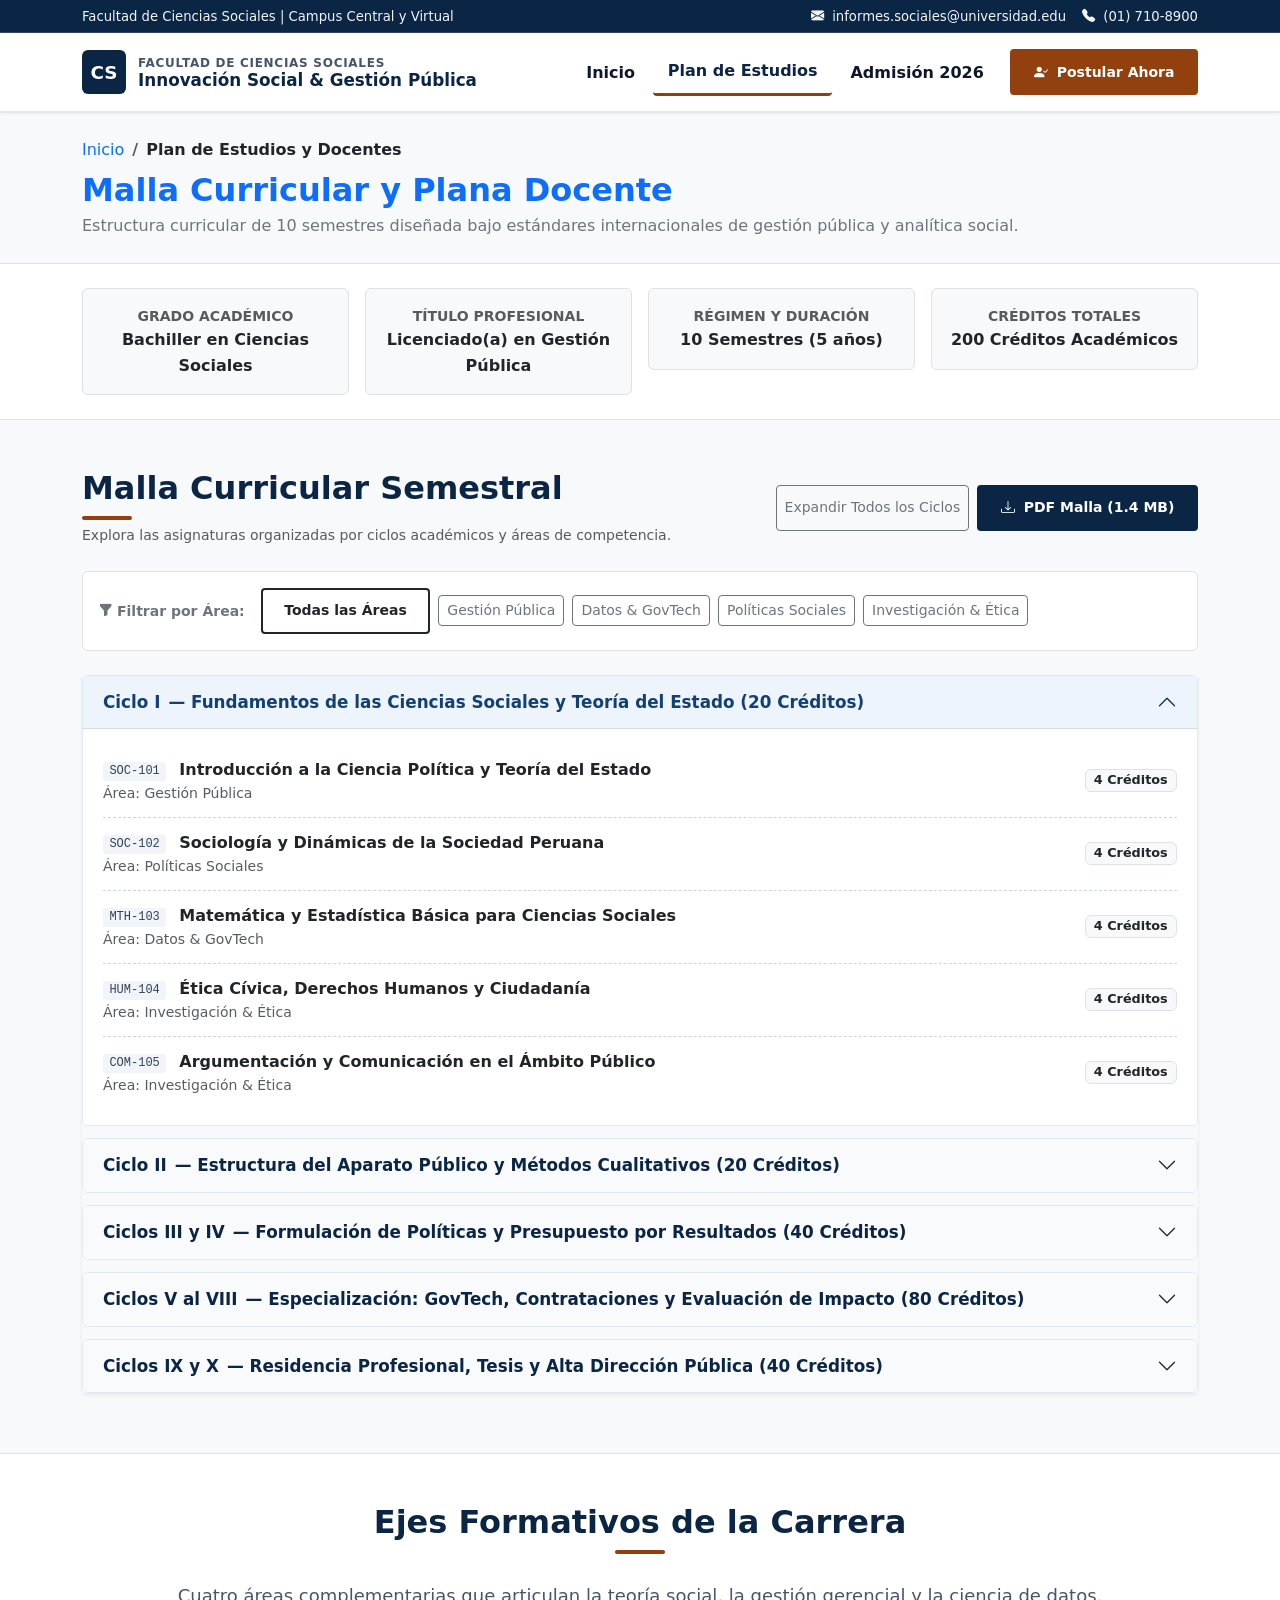
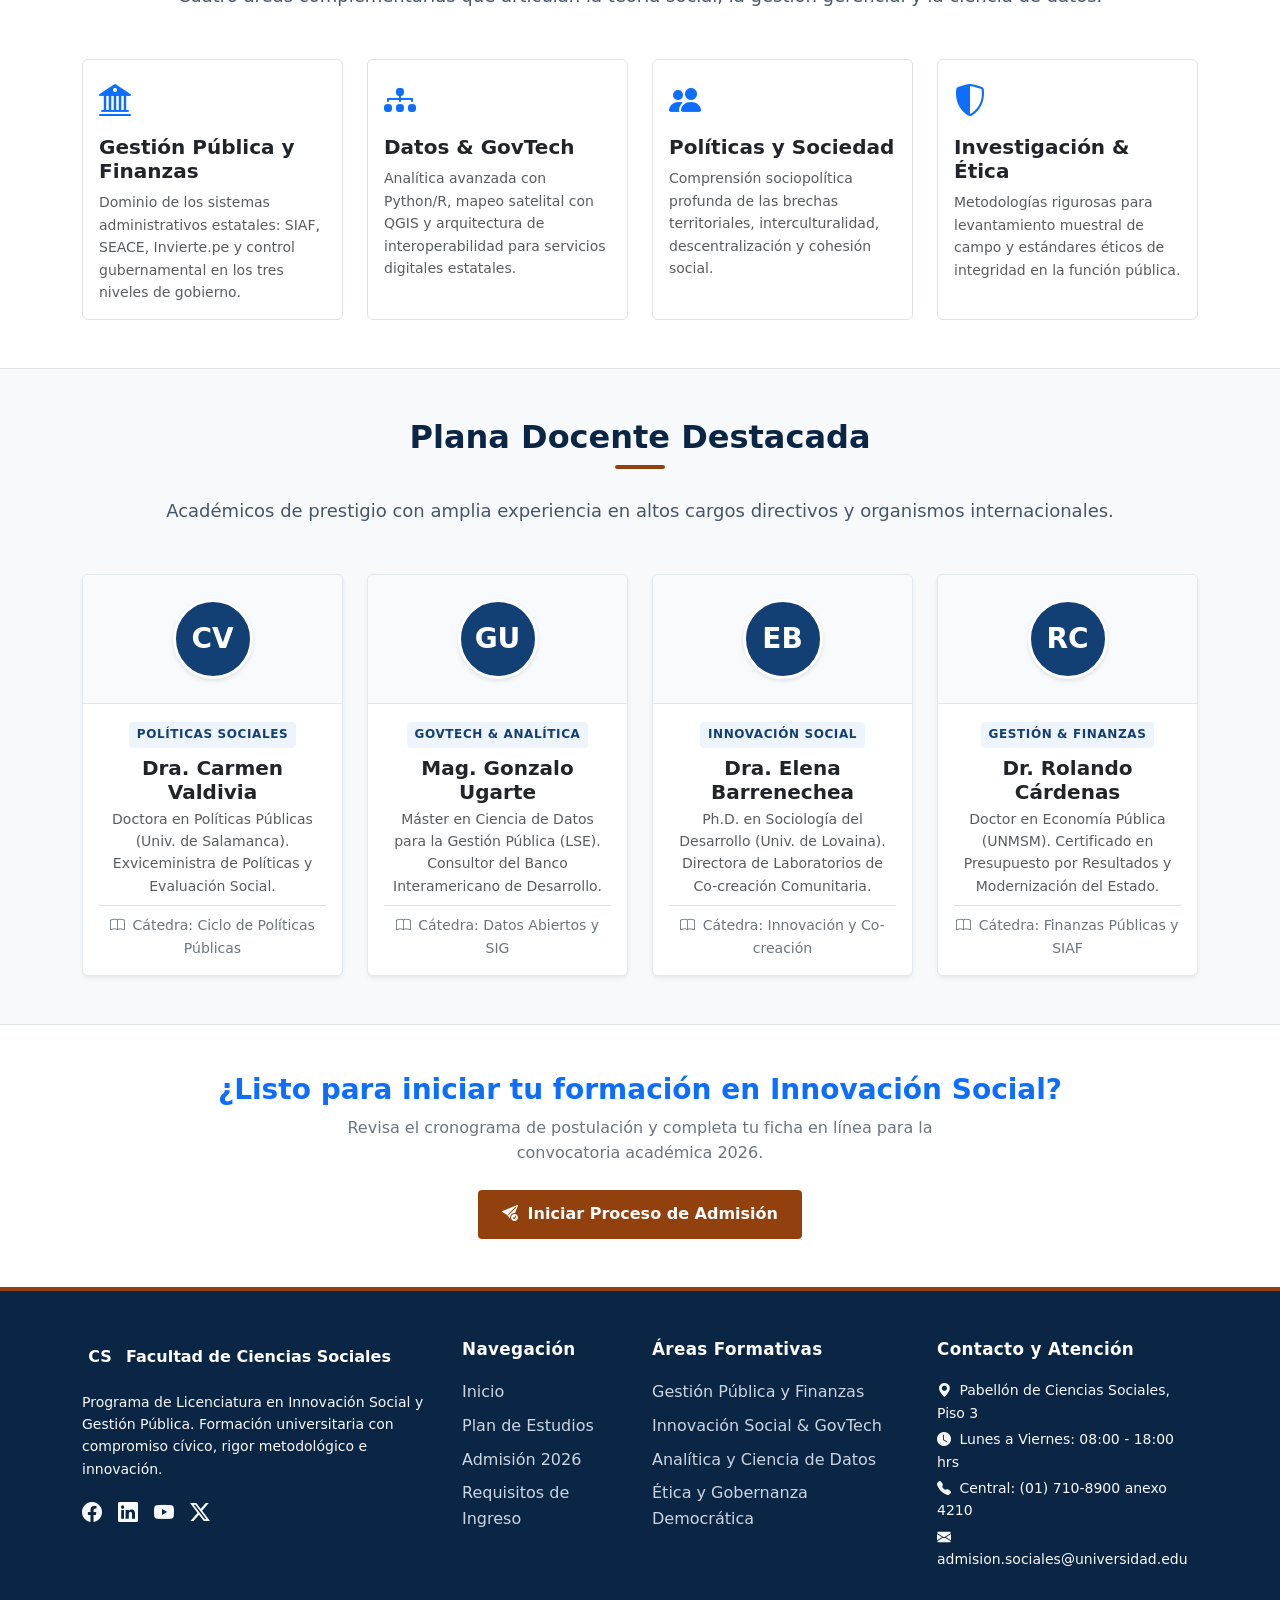
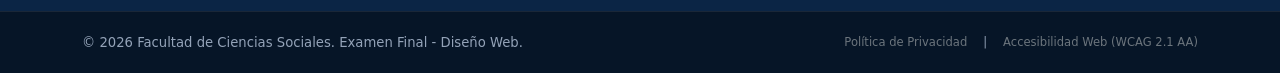
<file: plan-estudios.html>
<!DOCTYPE html>
<html lang="es">
<head>
  <meta charset="UTF-8">
  <meta name="viewport" content="width=device-width, initial-scale=1.0">
  <meta name="description" content="Plan de Estudios y Malla Curricular de la Licenciatura en Innovación Social y Gestión Pública. Conoce las asignaturas por semestre y nuestra destacada plana docente.">
  <meta name="author" content="Facultad de Ciencias Sociales - Universidad Continental">
  <title>Plan de Estudios y Docentes | Innovación Social y Gestión Pública</title>

  <!-- Bootstrap 5 CSS -->
  <link href="https://cdn.jsdelivr.net/npm/bootstrap@5.3.3/dist/css/bootstrap.min.css" rel="stylesheet">
  <!-- Bootstrap Icons -->
  <link rel="stylesheet" href="https://cdn.jsdelivr.net/npm/bootstrap-icons@1.11.3/font/bootstrap-icons.min.css">
  <!-- Estilos personalizados -->
  <link rel="stylesheet" href="styles.css">
</head>
<body>

  <!-- Enlace accesible de salto al contenido principal (WCAG 2.4.1) -->
  <a href="#contenido-principal" class="skip-link">Saltar al contenido principal</a>

  <!-- Encabezado Institucional -->
  <header>
    <!-- Barra institucional superior -->
    <div class="top-bar-academic">
      <div class="container d-flex justify-content-between align-items-center">
        <span>Facultad de Ciencias Sociales | Campus Central y Virtual</span>
        <div class="d-none d-md-flex gap-3">
          <span><i class="bi bi-envelope-fill me-1" aria-hidden="true"></i> informes.sociales@universidad.edu</span>
          <span><i class="bi bi-telephone-fill me-1" aria-hidden="true"></i> (01) 710-8900</span>
        </div>
      </div>
    </div>

    <!-- Navegación Principal Responsiva -->
    <nav class="navbar navbar-expand-lg main-navbar" aria-label="Navegación principal del sitio">
      <div class="container">
        <a class="navbar-brand navbar-brand-wrapper" href="index.html" aria-label="Página de inicio - Facultad de Ciencias Sociales">
          <div class="brand-crest" aria-hidden="true">CS</div>
          <div class="brand-text-container">
            <span class="brand-faculty">Facultad de Ciencias Sociales</span>
            <span class="brand-career">Innovación Social &amp; Gestión Pública</span>
          </div>
        </a>

        <!-- Botón Toggler para dispositivos móviles -->
        <button class="navbar-toggler" type="button" data-bs-toggle="collapse" data-bs-target="#menuNavegacionPrincipal" 
                aria-controls="menuNavegacionPrincipal" aria-expanded="false" aria-label="Desplegar menú de navegación">
          <span class="navbar-toggler-icon"></span>
        </button>

        <!-- Enlaces de navegación -->
        <div class="collapse navbar-collapse justify-content-end" id="menuNavegacionPrincipal">
          <ul class="navbar-nav align-items-lg-center gap-1">
            <li class="nav-item">
              <a class="nav-link" href="index.html">Inicio</a>
            </li>
            <li class="nav-item">
              <a class="nav-link active" href="plan-estudios.html" aria-current="page">Plan de Estudios</a>
            </li>
            <li class="nav-item">
              <a class="nav-link" href="admision.html">Admisión 2026</a>
            </li>
            <li class="nav-item ms-lg-2 mt-2 mt-lg-0">
              <a class="btn btn-institutional-accent btn-sm text-white" href="admision.html#formulario-registro">
                <i class="bi bi-person-check-fill me-1" aria-hidden="true"></i> Postular Ahora
              </a>
            </li>
          </ul>
        </div>
      </div>
    </nav>
  </header>

  <!-- Contenido Principal -->
  <main id="contenido-principal" tabindex="-1">

    <!-- Encabezado de Sección Interna con Breadcrumb -->
    <section class="bg-light py-4 border-bottom" aria-labelledby="titulo-pagina-plan">
      <div class="container">
        <nav aria-label="Miga de pan (Breadcrumb)" class="mb-2">
          <ol class="breadcrumb small mb-0">
            <li class="breadcrumb-item"><a href="index.html" class="text-decoration-none">Inicio</a></li>
            <li class="breadcrumb-item active text-dark fw-bold" aria-current="page">Plan de Estudios y Docentes</li>
          </ol>
        </nav>
        <h1 id="titulo-pagina-plan" class="h2 fw-bold text-primary mb-1">Malla Curricular y Plana Docente</h1>
        <p class="text-secondary mb-0">Estructura curricular de 10 semestres diseñada bajo estándares internacionales de gestión pública y analítica social.</p>
      </div>
    </section>

    <!-- Ficha Técnica Resumen del Programa -->
    <section class="py-4 bg-white border-bottom" aria-label="Ficha técnica de la titulación">
      <div class="container">
        <div class="row g-3 text-center">
          <div class="col-6 col-md-3">
            <div class="p-3 bg-light rounded border">
              <span class="d-block text-muted small text-uppercase fw-bold">Grado Académico</span>
              <span class="fw-bold text-dark">Bachiller en Ciencias Sociales</span>
            </div>
          </div>
          <div class="col-6 col-md-3">
            <div class="p-3 bg-light rounded border">
              <span class="d-block text-muted small text-uppercase fw-bold">Título Profesional</span>
              <span class="fw-bold text-dark">Licenciado(a) en Gestión Pública</span>
            </div>
          </div>
          <div class="col-6 col-md-3">
            <div class="p-3 bg-light rounded border">
              <span class="d-block text-muted small text-uppercase fw-bold">Régimen y Duración</span>
              <span class="fw-bold text-dark">10 Semestres (5 años)</span>
            </div>
          </div>
          <div class="col-6 col-md-3">
            <div class="p-3 bg-light rounded border">
              <span class="d-block text-muted small text-uppercase fw-bold">Créditos Totales</span>
              <span class="fw-bold text-dark">200 Créditos Académicos</span>
            </div>
          </div>
        </div>
      </div>
    </section>

    <!-- Malla Curricular Interactiva por Semestres -->
    <section class="py-5 bg-light" aria-labelledby="titulo-malla-curricular">
      <div class="container">
        <div class="d-flex justify-content-between align-items-center flex-wrap gap-3 mb-4">
          <div>
            <h2 id="titulo-malla-curricular" class="section-title mb-1">Malla Curricular Semestral</h2>
            <p class="text-muted small mb-0">Explora las asignaturas organizadas por ciclos académicos y áreas de competencia.</p>
          </div>
          <div class="d-flex gap-2">
            <button id="btn-toggle-all-accordion" type="button" class="btn btn-outline-secondary btn-sm" aria-expanded="false">
              Expandir Todos los Ciclos
            </button>
            <a href="#" class="btn btn-institutional-primary btn-sm" download aria-label="Descargar malla curricular completa en formato PDF (1.4 megabytes)">
              <i class="bi bi-download me-1" aria-hidden="true"></i> PDF Malla (1.4 MB)
            </a>
          </div>
        </div>

        <!-- Filtros interactivos por área formativa -->
        <div class="card p-3 mb-4 bg-white border">
          <div class="d-flex flex-wrap align-items-center gap-2" role="group" aria-label="Filtro de asignaturas por área de formación">
            <span class="small fw-bold text-secondary me-2"><i class="bi bi-funnel-fill me-1" aria-hidden="true"></i>Filtrar por Área:</span>
            <button type="button" class="btn btn-sm btn-institutional-primary active" data-filter-area="all" aria-pressed="true">Todas las Áreas</button>
            <button type="button" class="btn btn-sm btn-outline-secondary" data-filter-area="gestion" aria-pressed="false">Gestión Pública</button>
            <button type="button" class="btn btn-sm btn-outline-secondary" data-filter-area="datos" aria-pressed="false">Datos &amp; GovTech</button>
            <button type="button" class="btn btn-sm btn-outline-secondary" data-filter-area="politica" aria-pressed="false">Políticas Sociales</button>
            <button type="button" class="btn btn-sm btn-outline-secondary" data-filter-area="investigacion" aria-pressed="false">Investigación &amp; Ética</button>
          </div>
        </div>

        <!-- Acordeón de Semestres (Bootstrap 5) -->
        <div class="accordion accordion-academic shadow-sm" id="accordionCurriculum">

          <!-- Año 1 - Ciclo I -->
          <div class="accordion-item">
            <h3 class="accordion-header" id="headingCiclo1">
              <button class="accordion-button" type="button" data-bs-toggle="collapse" data-bs-target="#collapseCiclo1" aria-expanded="true" aria-controls="collapseCiclo1">
                <span class="fw-bold me-2">Ciclo I</span> — Fundamentos de las Ciencias Sociales y Teoría del Estado (20 Créditos)
              </button>
            </h3>
            <div id="collapseCiclo1" class="accordion-collapse collapse show" aria-labelledby="headingCiclo1">
              <div class="accordion-body bg-white">
                <div class="course-item-row" data-area="gestion">
                  <div>
                    <span class="course-code">SOC-101</span>
                    <strong class="text-dark">Introducción a la Ciencia Política y Teoría del Estado</strong>
                    <div class="text-muted small">Área: Gestión Pública</div>
                  </div>
                  <span class="course-credits badge bg-light text-dark border">4 Créditos</span>
                </div>
                <div class="course-item-row" data-area="politica">
                  <div>
                    <span class="course-code">SOC-102</span>
                    <strong class="text-dark">Sociología y Dinámicas de la Sociedad Peruana</strong>
                    <div class="text-muted small">Área: Políticas Sociales</div>
                  </div>
                  <span class="course-credits badge bg-light text-dark border">4 Créditos</span>
                </div>
                <div class="course-item-row" data-area="datos">
                  <div>
                    <span class="course-code">MTH-103</span>
                    <strong class="text-dark">Matemática y Estadística Básica para Ciencias Sociales</strong>
                    <div class="text-muted small">Área: Datos &amp; GovTech</div>
                  </div>
                  <span class="course-credits badge bg-light text-dark border">4 Créditos</span>
                </div>
                <div class="course-item-row" data-area="investigacion">
                  <div>
                    <span class="course-code">HUM-104</span>
                    <strong class="text-dark">Ética Cívica, Derechos Humanos y Ciudadanía</strong>
                    <div class="text-muted small">Área: Investigación &amp; Ética</div>
                  </div>
                  <span class="course-credits badge bg-light text-dark border">4 Créditos</span>
                </div>
                <div class="course-item-row" data-area="investigacion">
                  <div>
                    <span class="course-code">COM-105</span>
                    <strong class="text-dark">Argumentación y Comunicación en el Ámbito Público</strong>
                    <div class="text-muted small">Área: Investigación &amp; Ética</div>
                  </div>
                  <span class="course-credits badge bg-light text-dark border">4 Créditos</span>
                </div>
              </div>
            </div>
          </div>

          <!-- Año 1 - Ciclo II -->
          <div class="accordion-item">
            <h3 class="accordion-header" id="headingCiclo2">
              <button class="accordion-button collapsed" type="button" data-bs-toggle="collapse" data-bs-target="#collapseCiclo2" aria-expanded="false" aria-controls="collapseCiclo2">
                <span class="fw-bold me-2">Ciclo II</span> — Estructura del Aparato Público y Métodos Cualitativos (20 Créditos)
              </button>
            </h3>
            <div id="collapseCiclo2" class="accordion-collapse collapse" aria-labelledby="headingCiclo2">
              <div class="accordion-body bg-white">
                <div class="course-item-row" data-area="gestion">
                  <div>
                    <span class="course-code">DER-201</span>
                    <strong class="text-dark">Derecho Constitucional y Organización del Estado</strong>
                    <div class="text-muted small">Área: Gestión Pública</div>
                  </div>
                  <span class="course-credits badge bg-light text-dark border">4 Créditos</span>
                </div>
                <div class="course-item-row" data-area="datos">
                  <div>
                    <span class="course-code">DAT-202</span>
                    <strong class="text-dark">Herramientas Computacionales y Visualización de Datos</strong>
                    <div class="text-muted small">Área: Datos &amp; GovTech</div>
                  </div>
                  <span class="course-credits badge bg-light text-dark border">4 Créditos</span>
                </div>
                <div class="course-item-row" data-area="investigacion">
                  <div>
                    <span class="course-code">INV-203</span>
                    <strong class="text-dark">Metodología de la Investigación Social I</strong>
                    <div class="text-muted small">Área: Investigación &amp; Ética</div>
                  </div>
                  <span class="course-credits badge bg-light text-dark border">4 Créditos</span>
                </div>
                <div class="course-item-row" data-area="politica">
                  <div>
                    <span class="course-code">ECO-204</span>
                    <strong class="text-dark">Microeconomía Social y Bienestar</strong>
                    <div class="text-muted small">Área: Políticas Sociales</div>
                  </div>
                  <span class="course-credits badge bg-light text-dark border">4 Créditos</span>
                </div>
                <div class="course-item-row" data-area="gestion">
                  <div>
                    <span class="course-code">ADM-205</span>
                    <strong class="text-dark">Sistemas Administrativos del Sector Público</strong>
                    <div class="text-muted small">Área: Gestión Pública</div>
                  </div>
                  <span class="course-credits badge bg-light text-dark border">4 Créditos</span>
                </div>
              </div>
            </div>
          </div>

          <!-- Año 2 - Ciclo III y IV (Etapa Formativa Intermedia) -->
          <div class="accordion-item">
            <h3 class="accordion-header" id="headingCiclo3">
              <button class="accordion-button collapsed" type="button" data-bs-toggle="collapse" data-bs-target="#collapseCiclo3" aria-expanded="false" aria-controls="collapseCiclo3">
                <span class="fw-bold me-2">Ciclos III y IV</span> — Formulación de Políticas y Presupuesto por Resultados (40 Créditos)
              </button>
            </h3>
            <div id="collapseCiclo3" class="accordion-collapse collapse" aria-labelledby="headingCiclo3">
              <div class="accordion-body bg-white">
                <div class="course-item-row" data-area="gestion">
                  <div>
                    <span class="course-code">GES-301</span>
                    <strong class="text-dark">Planeamiento Estratégico en el Sector Público (CEPLAN)</strong>
                    <div class="text-muted small">Área: Gestión Pública</div>
                  </div>
                  <span class="course-credits badge bg-light text-dark border">4 Créditos</span>
                </div>
                <div class="course-item-row" data-area="datos">
                  <div>
                    <span class="course-code">DAT-302</span>
                    <strong class="text-dark">Econometría y Análisis Cuantitativo de Políticas</strong>
                    <div class="text-muted small">Área: Datos &amp; GovTech</div>
                  </div>
                  <span class="course-credits badge bg-light text-dark border">4 Créditos</span>
                </div>
                <div class="course-item-row" data-area="politica">
                  <div>
                    <span class="course-code">POL-401</span>
                    <strong class="text-dark">Ciclo de Políticas Públicas: Del Problema a la Agenda</strong>
                    <div class="text-muted small">Área: Políticas Sociales</div>
                  </div>
                  <span class="course-credits badge bg-light text-dark border">4 Créditos</span>
                </div>
                <div class="course-item-row" data-area="gestion">
                  <div>
                    <span class="course-code">FIN-402</span>
                    <strong class="text-dark">Finanzas Públicas y Presupuesto por Resultados (SIAF)</strong>
                    <div class="text-muted small">Área: Gestión Pública</div>
                  </div>
                  <span class="course-credits badge bg-light text-dark border">4 Créditos</span>
                </div>
                <div class="course-item-row" data-area="investigacion">
                  <div>
                    <span class="course-code">INN-403</span>
                    <strong class="text-dark">Laboratorio de Innovación Social I: Design Thinking</strong>
                    <div class="text-muted small">Área: Investigación &amp; Ética</div>
                  </div>
                  <span class="course-credits badge bg-light text-dark border">4 Créditos</span>
                </div>
              </div>
            </div>
          </div>

          <!-- Años 3 y 4 - Ciclos V al VIII (Especialización e Innovación) -->
          <div class="accordion-item">
            <h3 class="accordion-header" id="headingCiclo5">
              <button class="accordion-button collapsed" type="button" data-bs-toggle="collapse" data-bs-target="#collapseCiclo5" aria-expanded="false" aria-controls="collapseCiclo5">
                <span class="fw-bold me-2">Ciclos V al VIII</span> — Especialización: GovTech, Contrataciones y Evaluación de Impacto (80 Créditos)
              </button>
            </h3>
            <div id="collapseCiclo5" class="accordion-collapse collapse" aria-labelledby="headingCiclo5">
              <div class="accordion-body bg-white">
                <div class="course-item-row" data-area="datos">
                  <div>
                    <span class="course-code">DAT-501</span>
                    <strong class="text-dark">Sistemas de Información Geográfica (SIG) y Gestión Territorial</strong>
                    <div class="text-muted small">Área: Datos &amp; GovTech</div>
                  </div>
                  <span class="course-credits badge bg-light text-dark border">4 Créditos</span>
                </div>
                <div class="course-item-row" data-area="gestion">
                  <div>
                    <span class="course-code">GES-601</span>
                    <strong class="text-dark">Ley de Contrataciones del Estado (OSCE) y Abastecimiento Público</strong>
                    <div class="text-muted small">Área: Gestión Pública</div>
                  </div>
                  <span class="course-credits badge bg-light text-dark border">4 Créditos</span>
                </div>
                <div class="course-item-row" data-area="politica">
                  <div>
                    <span class="course-code">POL-701</span>
                    <strong class="text-dark">Evaluación de Impacto de Programas Sociales</strong>
                    <div class="text-muted small">Área: Políticas Sociales</div>
                  </div>
                  <span class="course-credits badge bg-light text-dark border">4 Créditos</span>
                </div>
                <div class="course-item-row" data-area="datos">
                  <div>
                    <span class="course-code">TEC-702</span>
                    <strong class="text-dark">Gobierno Digital, Interoperabilidad y Datos Abiertos</strong>
                    <div class="text-muted small">Área: Datos &amp; GovTech</div>
                  </div>
                  <span class="course-credits badge bg-light text-dark border">4 Créditos</span>
                </div>
                <div class="course-item-row" data-area="investigacion">
                  <div>
                    <span class="course-code">INN-801</span>
                    <strong class="text-dark">Laboratorio de Innovación Social II: Modelos de Co-creación</strong>
                    <div class="text-muted small">Área: Investigación &amp; Ética</div>
                  </div>
                  <span class="course-credits badge bg-light text-dark border">4 Créditos</span>
                </div>
              </div>
            </div>
          </div>

          <!-- Año 5 - Ciclos IX y X (Graduación, Residencia Profesional y Tesis) -->
          <div class="accordion-item">
            <h3 class="accordion-header" id="headingCiclo9">
              <button class="accordion-button collapsed" type="button" data-bs-toggle="collapse" data-bs-target="#collapseCiclo9" aria-expanded="false" aria-controls="collapseCiclo9">
                <span class="fw-bold me-2">Ciclos IX y X</span> — Residencia Profesional, Tesis y Alta Dirección Pública (40 Créditos)
              </button>
            </h3>
            <div id="collapseCiclo9" class="accordion-collapse collapse" aria-labelledby="headingCiclo9">
              <div class="accordion-body bg-white">
                <div class="course-item-row" data-area="gestion">
                  <div>
                    <span class="course-code">DIR-901</span>
                    <strong class="text-dark">Liderazgo, Negociación y Resolución de Conflictos Sociales</strong>
                    <div class="text-muted small">Área: Gestión Pública</div>
                  </div>
                  <span class="course-credits badge bg-light text-dark border">4 Créditos</span>
                </div>
                <div class="course-item-row" data-area="investigacion">
                  <div>
                    <span class="course-code">TES-902</span>
                    <strong class="text-dark">Seminario de Tesis I: Protocolo de Investigación Aplicada</strong>
                    <div class="text-muted small">Área: Investigación &amp; Ética</div>
                  </div>
                  <span class="course-credits badge bg-light text-dark border">4 Créditos</span>
                </div>
                <div class="course-item-row" data-area="politica">
                  <div>
                    <span class="course-code">PRA-903</span>
                    <strong class="text-dark">Prácticas Preprofesionales / Residencia en Entidades Públicas</strong>
                    <div class="text-muted small">Área: Políticas Sociales</div>
                  </div>
                  <span class="course-credits badge bg-light text-dark border">6 Créditos</span>
                </div>
                <div class="course-item-row" data-area="investigacion">
                  <div>
                    <span class="course-code">TES-1001</span>
                    <strong class="text-dark">Seminario de Tesis II: Redacción y Defensa de Informe de Tesis</strong>
                    <div class="text-muted small">Área: Investigación &amp; Ética</div>
                  </div>
                  <span class="course-credits badge bg-light text-dark border">6 Créditos</span>
                </div>
              </div>
            </div>
          </div>

        </div>
      </div>
    </section>

    <!-- Áreas Formativas Clave (Grid Cards) -->
    <section class="py-5 bg-white border-top border-bottom" aria-labelledby="titulo-areas-formativas">
      <div class="container">
        <div class="text-center mb-5">
          <h2 id="titulo-areas-formativas" class="section-title text-center">Ejes Formativos de la Carrera</h2>
          <p class="lead-institutional">Cuatro áreas complementarias que articulan la teoría social, la gestión gerencial y la ciencia de datos.</p>
        </div>

        <div class="row g-4">
          <div class="col-md-6 col-lg-3">
            <div class="card h-100 border p-3">
              <div class="text-primary mb-2 fs-2"><i class="bi bi-bank2" aria-hidden="true"></i></div>
              <h3 class="h5 fw-bold text-dark">Gestión Pública y Finanzas</h3>
              <p class="small text-muted mb-0">
                Dominio de los sistemas administrativos estatales: SIAF, SEACE, Invierte.pe y control gubernamental en los tres niveles de gobierno.
              </p>
            </div>
          </div>
          <div class="col-md-6 col-lg-3">
            <div class="card h-100 border p-3">
              <div class="text-primary mb-2 fs-2"><i class="bi bi-diagram-3-fill" aria-hidden="true"></i></div>
              <h3 class="h5 fw-bold text-dark">Datos &amp; GovTech</h3>
              <p class="small text-muted mb-0">
                Analítica avanzada con Python/R, mapeo satelital con QGIS y arquitectura de interoperabilidad para servicios digitales estatales.
              </p>
            </div>
          </div>
          <div class="col-md-6 col-lg-3">
            <div class="card h-100 border p-3">
              <div class="text-primary mb-2 fs-2"><i class="bi bi-people-fill" aria-hidden="true"></i></div>
              <h3 class="h5 fw-bold text-dark">Políticas y Sociedad</h3>
              <p class="small text-muted mb-0">
                Comprensión sociopolítica profunda de las brechas territoriales, interculturalidad, descentralización y cohesión social.
              </p>
            </div>
          </div>
          <div class="col-md-6 col-lg-3">
            <div class="card h-100 border p-3">
              <div class="text-primary mb-2 fs-2"><i class="bi bi-shield-shaded" aria-hidden="true"></i></div>
              <h3 class="h5 fw-bold text-dark">Investigación &amp; Ética</h3>
              <p class="small text-muted mb-0">
                Metodologías rigurosas para levantamiento muestral de campo y estándares éticos de integridad en la función pública.
              </p>
            </div>
          </div>
        </div>
      </div>
    </section>

    <!-- Plana Docente Destacada -->
    <section class="py-5 bg-light" aria-labelledby="titulo-plana-docente">
      <div class="container">
        <div class="text-center mb-5">
          <h2 id="titulo-plana-docente" class="section-title text-center">Plana Docente Destacada</h2>
          <p class="lead-institutional">Académicos de prestigio con amplia experiencia en altos cargos directivos y organismos internacionales.</p>
        </div>

        <div class="row g-4">
          <!-- Docente 1 -->
          <div class="col-md-6 col-lg-3">
            <article class="card-faculty-member shadow-sm">
              <div class="card-faculty-avatar">
                <div class="avatar-initials" aria-label="Avatar de Dra. Carmen Valdivia Morales">CV</div>
              </div>
              <div class="p-3 text-center">
                <span class="faculty-role-badge mb-2 d-inline-block">Políticas Sociales</span>
                <h3 class="h5 fw-bold mb-1 text-dark">Dra. Carmen Valdivia</h3>
                <p class="small text-muted mb-2">Doctora en Políticas Públicas (Univ. de Salamanca). Exviceministra de Políticas y Evaluación Social.</p>
                <div class="small border-top pt-2 text-secondary">
                  <i class="bi bi-book me-1" aria-hidden="true"></i> Cátedra: Ciclo de Políticas Públicas
                </div>
              </div>
            </article>
          </div>

          <!-- Docente 2 -->
          <div class="col-md-6 col-lg-3">
            <article class="card-faculty-member shadow-sm">
              <div class="card-faculty-avatar">
                <div class="avatar-initials" aria-label="Avatar de Mag. Gonzalo Ugarte Ríos">GU</div>
              </div>
              <div class="p-3 text-center">
                <span class="faculty-role-badge mb-2 d-inline-block">GovTech &amp; Analítica</span>
                <h3 class="h5 fw-bold mb-1 text-dark">Mag. Gonzalo Ugarte</h3>
                <p class="small text-muted mb-2">Máster en Ciencia de Datos para la Gestión Pública (LSE). Consultor del Banco Interamericano de Desarrollo.</p>
                <div class="small border-top pt-2 text-secondary">
                  <i class="bi bi-book me-1" aria-hidden="true"></i> Cátedra: Datos Abiertos y SIG
                </div>
              </div>
            </article>
          </div>

          <!-- Docente 3 -->
          <div class="col-md-6 col-lg-3">
            <article class="card-faculty-member shadow-sm">
              <div class="card-faculty-avatar">
                <div class="avatar-initials" aria-label="Avatar de Dra. Elena Barrenechea">EB</div>
              </div>
              <div class="p-3 text-center">
                <span class="faculty-role-badge mb-2 d-inline-block">Innovación Social</span>
                <h3 class="h5 fw-bold mb-1 text-dark">Dra. Elena Barrenechea</h3>
                <p class="small text-muted mb-2">Ph.D. en Sociología del Desarrollo (Univ. de Lovaina). Directora de Laboratorios de Co-creación Comunitaria.</p>
                <div class="small border-top pt-2 text-secondary">
                  <i class="bi bi-book me-1" aria-hidden="true"></i> Cátedra: Innovación y Co-creación
                </div>
              </div>
            </article>
          </div>

          <!-- Docente 4 -->
          <div class="col-md-6 col-lg-3">
            <article class="card-faculty-member shadow-sm">
              <div class="card-faculty-avatar">
                <div class="avatar-initials" aria-label="Avatar de Dr. Rolando Cárdenas Salas">RC</div>
              </div>
              <div class="p-3 text-center">
                <span class="faculty-role-badge mb-2 d-inline-block">Gestión &amp; Finanzas</span>
                <h3 class="h5 fw-bold mb-1 text-dark">Dr. Rolando Cárdenas</h3>
                <p class="small text-muted mb-2">Doctor en Economía Pública (UNMSM). Certificado en Presupuesto por Resultados y Modernización del Estado.</p>
                <div class="small border-top pt-2 text-secondary">
                  <i class="bi bi-book me-1" aria-hidden="true"></i> Cátedra: Finanzas Públicas y SIAF
                </div>
              </div>
            </article>
          </div>
        </div>
      </div>
    </section>

    <!-- Llamado a postulación en admision.html -->
    <section class="py-5 bg-white border-top text-center" aria-label="Llamado a postular">
      <div class="container">
        <h2 class="h3 fw-bold text-primary mb-2">¿Listo para iniciar tu formación en Innovación Social?</h2>
        <p class="text-secondary mb-4 mx-auto" style="max-width: 600px;">
          Revisa el cronograma de postulación y completa tu ficha en línea para la convocatoria académica 2026.
        </p>
        <a href="admision.html" class="btn btn-institutional-accent">
          <i class="bi bi-send-check-fill me-1" aria-hidden="true"></i> Iniciar Proceso de Admisión
        </a>
      </div>
    </section>
  </main>

  <!-- Pie de Página Institucional -->
  <footer class="footer-institutional">
    <div class="container">
      <div class="row g-4">
        <div class="col-lg-4 col-md-6">
          <div class="d-flex align-items-center gap-2 mb-3">
            <div class="brand-crest" aria-hidden="true" style="width: 36px; height: 36px; font-size: 1rem;">CS</div>
            <span class="fw-bold text-white">Facultad de Ciencias Sociales</span>
          </div>
          <p class="small text-light">
            Programa de Licenciatura en Innovación Social y Gestión Pública. Formación universitaria con compromiso cívico, rigor metodológico e innovación.
          </p>
          <div class="d-flex gap-3 mt-3">
            <a href="#" class="text-light" aria-label="Síguenos en Facebook"><i class="bi bi-facebook fs-5" aria-hidden="true"></i></a>
            <a href="#" class="text-light" aria-label="Síguenos en LinkedIn"><i class="bi bi-linkedin fs-5" aria-hidden="true"></i></a>
            <a href="#" class="text-light" aria-label="Síguenos en YouTube"><i class="bi bi-youtube fs-5" aria-hidden="true"></i></a>
            <a href="#" class="text-light" aria-label="Síguenos en X (Twitter)"><i class="bi bi-twitter-x fs-5" aria-hidden="true"></i></a>
          </div>
        </div>

        <div class="col-lg-2 col-md-6">
          <h5>Navegación</h5>
          <ul class="footer-links">
            <li><a href="index.html">Inicio</a></li>
            <li><a href="plan-estudios.html">Plan de Estudios</a></li>
            <li><a href="admision.html">Admisión 2026</a></li>
            <li><a href="admision.html#requisitos">Requisitos de Ingreso</a></li>
          </ul>
        </div>

        <div class="col-lg-3 col-md-6">
          <h5>Áreas Formativas</h5>
          <ul class="footer-links">
            <li><a href="plan-estudios.html">Gestión Pública y Finanzas</a></li>
            <li><a href="plan-estudios.html">Innovación Social &amp; GovTech</a></li>
            <li><a href="plan-estudios.html">Analítica y Ciencia de Datos</a></li>
            <li><a href="plan-estudios.html">Ética y Gobernanza Democrática</a></li>
          </ul>
        </div>

        <div class="col-lg-3 col-md-6">
          <h5>Contacto y Atención</h5>
          <address class="small text-light mb-0">
            <p class="mb-1"><i class="bi bi-geo-alt-fill me-1" aria-hidden="true"></i> Pabellón de Ciencias Sociales, Piso 3</p>
            <p class="mb-1"><i class="bi bi-clock-fill me-1" aria-hidden="true"></i> Lunes a Viernes: 08:00 - 18:00 hrs</p>
            <p class="mb-1"><i class="bi bi-telephone-fill me-1" aria-hidden="true"></i> Central: (01) 710-8900 anexo 4210</p>
            <p class="mb-0"><i class="bi bi-envelope-fill me-1" aria-hidden="true"></i> admision.sociales@universidad.edu</p>
          </address>
        </div>
      </div>
    </div>

    <!-- Barra de Derechos Reservados -->
    <div class="footer-bottom">
      <div class="container d-flex flex-column flex-md-row justify-content-between align-items-center gap-2 text-center text-md-start">
        <span>&copy; <span id="current-year">2026</span> Facultad de Ciencias Sociales. Examen Final - Diseño Web.</span>
        <div class="d-flex gap-3 small">
          <a href="#" class="text-secondary text-decoration-none">Política de Privacidad</a>
          <span aria-hidden="true">|</span>
          <a href="#" class="text-secondary text-decoration-none">Accesibilidad Web (WCAG 2.1 AA)</a>
        </div>
      </div>
    </div>
  </footer>

  <!-- Bootstrap 5 Bundle JS (Popper incluido) -->
  <script src="https://cdn.jsdelivr.net/npm/bootstrap@5.3.3/dist/js/bootstrap.bundle.min.js"></script>
  <!-- Lógica y validaciones del proyecto -->
  <script src="app.js"></script>
</body>
</html>
</file>
<file: styles.css>
/* ==========================================================================
   ESTILOS PERSONALIZADOS - FACULTAD DE CIENCIAS SOCIALES
   Proyecto: Examen Final - Diseño Web
   Estudiante: Desarrollador Frontend / Ingeniería de Sistemas
   Enfoque: Mobile First, Accesibilidad WCAG 2.1 AA, Paleta Institucional Sobria
   ========================================================================== */

/* --------------------------------------------------------------------------
   Variables CSS y Paleta Institucional (Contraste verificado WCAG AA/AAA)
   -------------------------------------------------------------------------- */
:root {
  /* Colores primarios y secundarios institucionales */
  --color-primary: #0b2545;        /* Azul institucional profundo (Ratio 13.5:1 sobre blanco) */
  --color-primary-hover: #07172b;
  --color-secondary: #134074;      /* Azul medio para acentos estructurales (Ratio 8.9:1) */
  --color-secondary-light: #eef4fb;/* Fondo tenue azul para cards destacadas */
  
  /* Acentos cálidos (Evita gradientes morados/neón, tono institucional sobrio) */
  --color-accent: #92400e;         /* Ocre/Ámbar oscuro institucional (Ratio 5.4:1 sobre blanco) */
  --color-accent-hover: #78350f;
  --color-accent-bg: #fef3c7;      /* Fondo ámbar suave */
  
  /* Escala de grises y textos de alta legibilidad */
  --color-text-main: #0f172a;      /* Texto principal casi negro (Ratio 16:1) */
  --color-text-muted: #475569;     /* Texto secundario (Ratio 5.8:1 - Pasa AA) */
  --color-bg-light: #f8fafc;       /* Fondo neutro de secciones */
  --color-bg-white: #ffffff;
  --color-border: #cbd5e1;         /* Bordes de inputs y divisores */
  --color-border-subtle: #e2e8f0;
  
  /* Retroalimentación funcional (Semáforo de accesibilidad) */
  --color-success: #15803d;        /* Verde oscuro (Ratio 4.8:1 sobre blanco) */
  --color-success-bg: #dcfce7;
  --color-danger: #b91c1c;         /* Rojo oscuro de error (Ratio 5.2:1) */
  --color-danger-bg: #fee2e2;
  
  /* Foco accesible */
  --color-focus-ring: #0284c7;     /* Azul cian accesible para outline de foco */
  
  /* Tipografía y medidas */
  --font-family-base: system-ui, -apple-system, "Segoe UI", Roboto, Helvetica, Arial, sans-serif;
  --font-family-heading: Georgia, "Times New Roman", serif;
  --transition-speed: 0.2s ease-in-out;
}

/* --------------------------------------------------------------------------
   Reset y Reglas Base de Accesibilidad
   -------------------------------------------------------------------------- */
*,
*::before,
*::after {
  box-sizing: border-box;
}

html {
  font-size: 100%; /* 16px por defecto para respetar preferencias del navegador */
  scroll-behavior: smooth;
}

body {
  font-family: var(--font-family-base);
  color: var(--color-text-main);
  background-color: var(--color-bg-white);
  line-height: 1.6;
  min-height: 100vh;
  display: flex;
  flex-direction: column;
}

/* Enlace de salto de navegación para usuarios con lectores de pantalla y teclado (WCAG 2.4.1) */
.skip-link {
  position: absolute;
  top: -100px;
  left: 1rem;
  z-index: 1050;
  padding: 0.75rem 1.25rem;
  background-color: var(--color-primary);
  color: #ffffff;
  font-weight: 700;
  text-decoration: none;
  border-radius: 0 0 0.5rem 0.5rem;
  box-shadow: 0 4px 6px -1px rgba(0, 0, 0, 0.2);
  transition: top 0.2s ease;
}

.skip-link:focus {
  top: 0;
  outline: 3px solid var(--color-accent);
  outline-offset: 2px;
}

/* Indicador visual de foco estricto para navegación 100% por teclado (WCAG 2.4.7) */
a:focus-visible,
button:focus-visible,
input:focus-visible,
select:focus-visible,
textarea:focus-visible,
.accordion-button:focus-visible {
  outline: 3px solid var(--color-focus-ring) !important;
  outline-offset: 2px !important;
  box-shadow: none !important;
}

/* --------------------------------------------------------------------------
   Tipografía y Encabezados Institucionales
   -------------------------------------------------------------------------- */
h1, h2, h3, h4, h5, h6 {
  color: var(--color-primary);
  font-weight: 700;
  line-height: 1.25;
  margin-bottom: 0.75rem;
}

.display-title {
  font-family: var(--font-family-heading);
  letter-spacing: -0.02em;
}

.section-title {
  position: relative;
  padding-bottom: 0.75rem;
  margin-bottom: 1.75rem;
  font-size: 1.65rem;
}

.section-title::after {
  content: "";
  position: absolute;
  left: 0;
  bottom: 0;
  width: 50px;
  height: 4px;
  background-color: var(--color-accent);
  border-radius: 2px;
}

.section-title.text-center::after {
  left: 50%;
  transform: translateX(-50%);
}

p {
  margin-bottom: 1rem;
}

.lead-institutional {
  font-size: 1.125rem;
  color: var(--color-text-muted);
  font-weight: 400;
}

/* --------------------------------------------------------------------------
   Barra Superior Institucional y Navegación
   -------------------------------------------------------------------------- */
.top-bar-academic {
  background-color: var(--color-primary);
  color: #f1f5f9;
  font-size: 0.825rem;
  padding: 0.35rem 0;
  border-bottom: 1px solid rgba(255, 255, 255, 0.15);
}

.top-bar-academic a {
  color: #f1f5f9;
  text-decoration: none;
}

.top-bar-academic a:hover {
  text-decoration: underline;
}

.main-navbar {
  background-color: var(--color-bg-white);
  border-bottom: 2px solid var(--color-border-subtle);
  padding: 0.75rem 0;
  box-shadow: 0 1px 3px 0 rgba(0, 0, 0, 0.05);
}

.navbar-brand-wrapper {
  display: flex;
  align-items: center;
  gap: 0.75rem;
}

.brand-crest {
  width: 44px;
  height: 44px;
  background-color: var(--color-primary);
  color: #ffffff;
  border-radius: 6px;
  display: flex;
  align-items: center;
  justify-content: center;
  font-weight: 800;
  font-size: 1.15rem;
}

.brand-text-container {
  display: flex;
  flex-direction: column;
}

.brand-faculty {
  font-size: 0.75rem;
  text-transform: uppercase;
  letter-spacing: 0.06em;
  color: var(--color-text-muted);
  font-weight: 700;
  margin-bottom: -2px;
}

.brand-career {
  font-size: 1.05rem;
  font-weight: 800;
  color: var(--color-primary);
  line-height: 1.15;
}

.nav-link {
  color: var(--color-text-main);
  font-weight: 600;
  padding: 0.6rem 0.9rem !important;
  border-radius: 4px;
  transition: color var(--transition-speed), background-color var(--transition-speed);
}

.nav-link:hover {
  color: var(--color-secondary);
  background-color: var(--color-secondary-light);
}

.nav-link.active {
  color: var(--color-primary) !important;
  font-weight: 800;
  border-bottom: 3px solid var(--color-accent);
  background-color: transparent;
}

.navbar-toggler {
  border: 2px solid var(--color-primary);
  padding: 0.4rem 0.6rem;
}

.navbar-toggler:focus {
  outline: 3px solid var(--color-focus-ring);
  box-shadow: none;
}

/* --------------------------------------------------------------------------
   Hero Banner Estructurado e Institucional
   -------------------------------------------------------------------------- */
.hero-institutional {
  background-color: var(--color-primary);
  color: #ffffff;
  padding: 2.5rem 0;
  position: relative;
}

.hero-institutional .badge-badge-new {
  background-color: var(--color-accent-bg);
  color: var(--color-accent-hover);
  border: 1px solid var(--color-accent);
  font-weight: 700;
  font-size: 0.85rem;
  letter-spacing: 0.04em;
  padding: 0.35rem 0.75rem;
  border-radius: 4px;
  display: inline-block;
  margin-bottom: 1rem;
}

.hero-title {
  color: #ffffff;
  font-size: 2rem;
  font-family: var(--font-family-heading);
  line-height: 1.2;
  margin-bottom: 1rem;
}

.hero-description {
  color: #cbd5e1;
  font-size: 1.05rem;
  margin-bottom: 1.75rem;
  max-width: 650px;
}

.hero-stat-card {
  background-color: rgba(255, 255, 255, 0.08);
  border: 1px solid rgba(255, 255, 255, 0.2);
  border-radius: 6px;
  padding: 1rem;
  text-align: center;
  color: #ffffff;
}

.hero-stat-number {
  font-size: 1.75rem;
  font-weight: 800;
  color: #fde047;
  display: block;
  line-height: 1.1;
}

.hero-stat-label {
  font-size: 0.8rem;
  color: #e2e8f0;
  text-transform: uppercase;
  letter-spacing: 0.05em;
}

/* --------------------------------------------------------------------------
   Botones Institucionales y Asequibles
   -------------------------------------------------------------------------- */
.btn-institutional-primary {
  background-color: var(--color-primary);
  color: #ffffff;
  border: 2px solid var(--color-primary);
  font-weight: 700;
  padding: 0.65rem 1.35rem;
  border-radius: 4px;
  transition: background-color var(--transition-speed), border-color var(--transition-speed);
}

.btn-institutional-primary:hover {
  background-color: var(--color-primary-hover);
  border-color: var(--color-primary-hover);
  color: #ffffff;
}

.btn-institutional-accent {
  background-color: var(--color-accent);
  color: #ffffff;
  border: 2px solid var(--color-accent);
  font-weight: 700;
  padding: 0.65rem 1.35rem;
  border-radius: 4px;
  transition: background-color var(--transition-speed);
}

.btn-institutional-accent:hover {
  background-color: var(--color-accent-hover);
  border-color: var(--color-accent-hover);
  color: #ffffff;
}

.btn-institutional-outline {
  background-color: transparent;
  color: #ffffff;
  border: 2px solid #ffffff;
  font-weight: 700;
  padding: 0.65rem 1.35rem;
  border-radius: 4px;
  transition: background-color var(--transition-speed), color var(--transition-speed);
}

.btn-institutional-outline:hover {
  background-color: #ffffff;
  color: var(--color-primary);
}

/* --------------------------------------------------------------------------
   Tarjetas de Componentes Informativos (Cards)
   -------------------------------------------------------------------------- */
.card-academic {
  background-color: var(--color-bg-white);
  border: 1px solid var(--color-border-subtle);
  border-top: 4px solid var(--color-secondary);
  border-radius: 6px;
  height: 100%;
  padding: 1.5rem;
  transition: transform var(--transition-speed), box-shadow var(--transition-speed);
}

.card-academic:hover {
  transform: translateY(-2px);
  box-shadow: 0 10px 15px -3px rgba(0, 0, 0, 0.08);
}

.card-academic-icon {
  width: 48px;
  height: 48px;
  background-color: var(--color-secondary-light);
  color: var(--color-secondary);
  border-radius: 6px;
  display: flex;
  align-items: center;
  justify-content: center;
  font-size: 1.5rem;
  margin-bottom: 1rem;
}

.card-faculty-member {
  border: 1px solid var(--color-border-subtle);
  border-radius: 6px;
  overflow: hidden;
  background-color: #ffffff;
  height: 100%;
}

.card-faculty-avatar {
  background-color: var(--color-bg-light);
  border-bottom: 1px solid var(--color-border-subtle);
  padding: 1.5rem;
  text-align: center;
}

.avatar-initials {
  width: 80px;
  height: 80px;
  margin: 0 auto;
  border-radius: 50%;
  background-color: var(--color-secondary);
  color: #ffffff;
  font-size: 1.75rem;
  font-weight: 700;
  display: flex;
  align-items: center;
  justify-content: center;
  border: 3px solid #ffffff;
  box-shadow: 0 2px 4px rgba(0, 0, 0, 0.1);
}

.faculty-role-badge {
  font-size: 0.75rem;
  text-transform: uppercase;
  letter-spacing: 0.05em;
  background-color: var(--color-secondary-light);
  color: var(--color-secondary);
  padding: 0.2rem 0.5rem;
  border-radius: 4px;
  font-weight: 700;
}

/* --------------------------------------------------------------------------
   Acordeón de Malla Curricular (plan-estudios.html)
   -------------------------------------------------------------------------- */
.accordion-academic .accordion-item {
  border: 1px solid var(--color-border-subtle);
  margin-bottom: 0.75rem;
  border-radius: 6px;
  overflow: hidden;
}

.accordion-academic .accordion-button {
  background-color: var(--color-bg-light);
  color: var(--color-primary);
  font-weight: 700;
  font-size: 1.05rem;
  padding: 1rem 1.25rem;
}

.accordion-academic .accordion-button:not(.collapsed) {
  background-color: var(--color-secondary-light);
  color: var(--color-secondary);
  box-shadow: inset 0 -1px 0 rgba(0, 0, 0, 0.1);
}

.course-item-row {
  display: flex;
  justify-content: space-between;
  align-items: center;
  padding: 0.75rem 0;
  border-bottom: 1px dashed var(--color-border);
}

.course-item-row:last-child {
  border-bottom: none;
}

.course-code {
  font-size: 0.75rem;
  font-family: monospace;
  background-color: #f1f5f9;
  padding: 0.15rem 0.4rem;
  border-radius: 3px;
  color: #334155;
  margin-right: 0.5rem;
}

.course-credits {
  font-size: 0.8rem;
  font-weight: 700;
  color: var(--color-text-muted);
  white-space: nowrap;
}

/* --------------------------------------------------------------------------
   Formulario de Admisión y Validación Visual (admision.html)
   -------------------------------------------------------------------------- */
.form-box {
  background-color: #ffffff;
  border: 1px solid var(--color-border-subtle);
  border-radius: 8px;
  padding: 1.5rem;
  box-shadow: 0 4px 6px -1px rgba(0, 0, 0, 0.05);
}

.form-label {
  font-weight: 700;
  color: var(--color-primary);
  margin-bottom: 0.35rem;
  font-size: 0.95rem;
}

.form-label .required-star {
  color: var(--color-danger);
  font-weight: 800;
}

.form-control,
.form-select {
  border: 1.5px solid var(--color-border);
  border-radius: 4px;
  padding: 0.6rem 0.85rem;
  font-size: 0.95rem;
  color: var(--color-text-main);
  background-color: #ffffff;
}

.form-control:focus,
.form-select:focus {
  border-color: var(--color-secondary);
}

/* Estados de validación visual estrictos */
.form-control.is-invalid,
.form-select.is-invalid {
  border-color: var(--color-danger) !important;
  background-color: #fffbfa;
}

.invalid-feedback-custom {
  color: var(--color-danger);
  font-size: 0.85rem;
  font-weight: 600;
  margin-top: 0.35rem;
  display: none;
}

.has-error .invalid-feedback-custom {
  display: block;
}

.form-control.is-valid,
.form-select.is-valid {
  border-color: var(--color-success) !important;
}

.valid-feedback-custom {
  color: var(--color-success);
  font-size: 0.825rem;
  font-weight: 600;
  margin-top: 0.25rem;
  display: none;
}

.has-success .valid-feedback-custom {
  display: block;
}

/* Contenedor de confirmación de postulación */
.confirmation-card {
  border-left: 6px solid var(--color-success);
  background-color: var(--color-success-bg);
  padding: 1.5rem;
  border-radius: 4px;
  margin-bottom: 2rem;
}

/* --------------------------------------------------------------------------
   Tabla de Requisitos Accesible
   -------------------------------------------------------------------------- */
.table-accessible {
  width: 100%;
  border-collapse: collapse;
  margin-bottom: 1.5rem;
}

.table-accessible th,
.table-accessible td {
  padding: 0.85rem 1rem;
  border: 1px solid var(--color-border-subtle);
  vertical-align: middle;
}

.table-accessible th {
  background-color: var(--color-primary);
  color: #ffffff;
  font-weight: 700;
  font-size: 0.9rem;
}

.table-accessible tbody tr:nth-child(even) {
  background-color: #f8fafc;
}

/* --------------------------------------------------------------------------
   Pie de Página Institucional (Footer)
   -------------------------------------------------------------------------- */
.footer-institutional {
  background-color: var(--color-primary);
  color: #e2e8f0;
  margin-top: auto;
  padding-top: 3rem;
  border-top: 4px solid var(--color-accent);
}

.footer-institutional h5 {
  color: #ffffff;
  font-size: 1.05rem;
  margin-bottom: 1.25rem;
  font-weight: 700;
  letter-spacing: 0.02em;
}

.footer-links {
  list-style: none;
  padding: 0;
  margin: 0;
}

.footer-links li {
  margin-bottom: 0.5rem;
}

.footer-links a {
  color: #cbd5e1;
  text-decoration: none;
  transition: color var(--transition-speed), text-decoration var(--transition-speed);
}

.footer-links a:hover {
  color: #ffffff;
  text-decoration: underline;
}

.footer-bottom {
  background-color: #061527;
  padding: 1.25rem 0;
  margin-top: 2.5rem;
  font-size: 0.825rem;
  color: #94a3b8;
  border-top: 1px solid rgba(255, 255, 255, 0.08);
}

/* --------------------------------------------------------------------------
   Media Queries (Mobile First a Desktop)
   -------------------------------------------------------------------------- */
/* Pantallas medianas (Tablets: 768px o superior) */
@media (min-width: 768px) {
  .hero-institutional {
    padding: 3.5rem 0;
  }

  .hero-title {
    font-size: 2.5rem;
  }

  .section-title {
    font-size: 2rem;
  }

  .form-box {
    padding: 2.25rem;
  }
}

/* Pantallas grandes (Desktops: 992px o superior) */
@media (min-width: 992px) {
  .hero-institutional {
    padding: 4.5rem 0;
  }

  .hero-title {
    font-size: 2.75rem;
  }
}
</file>
